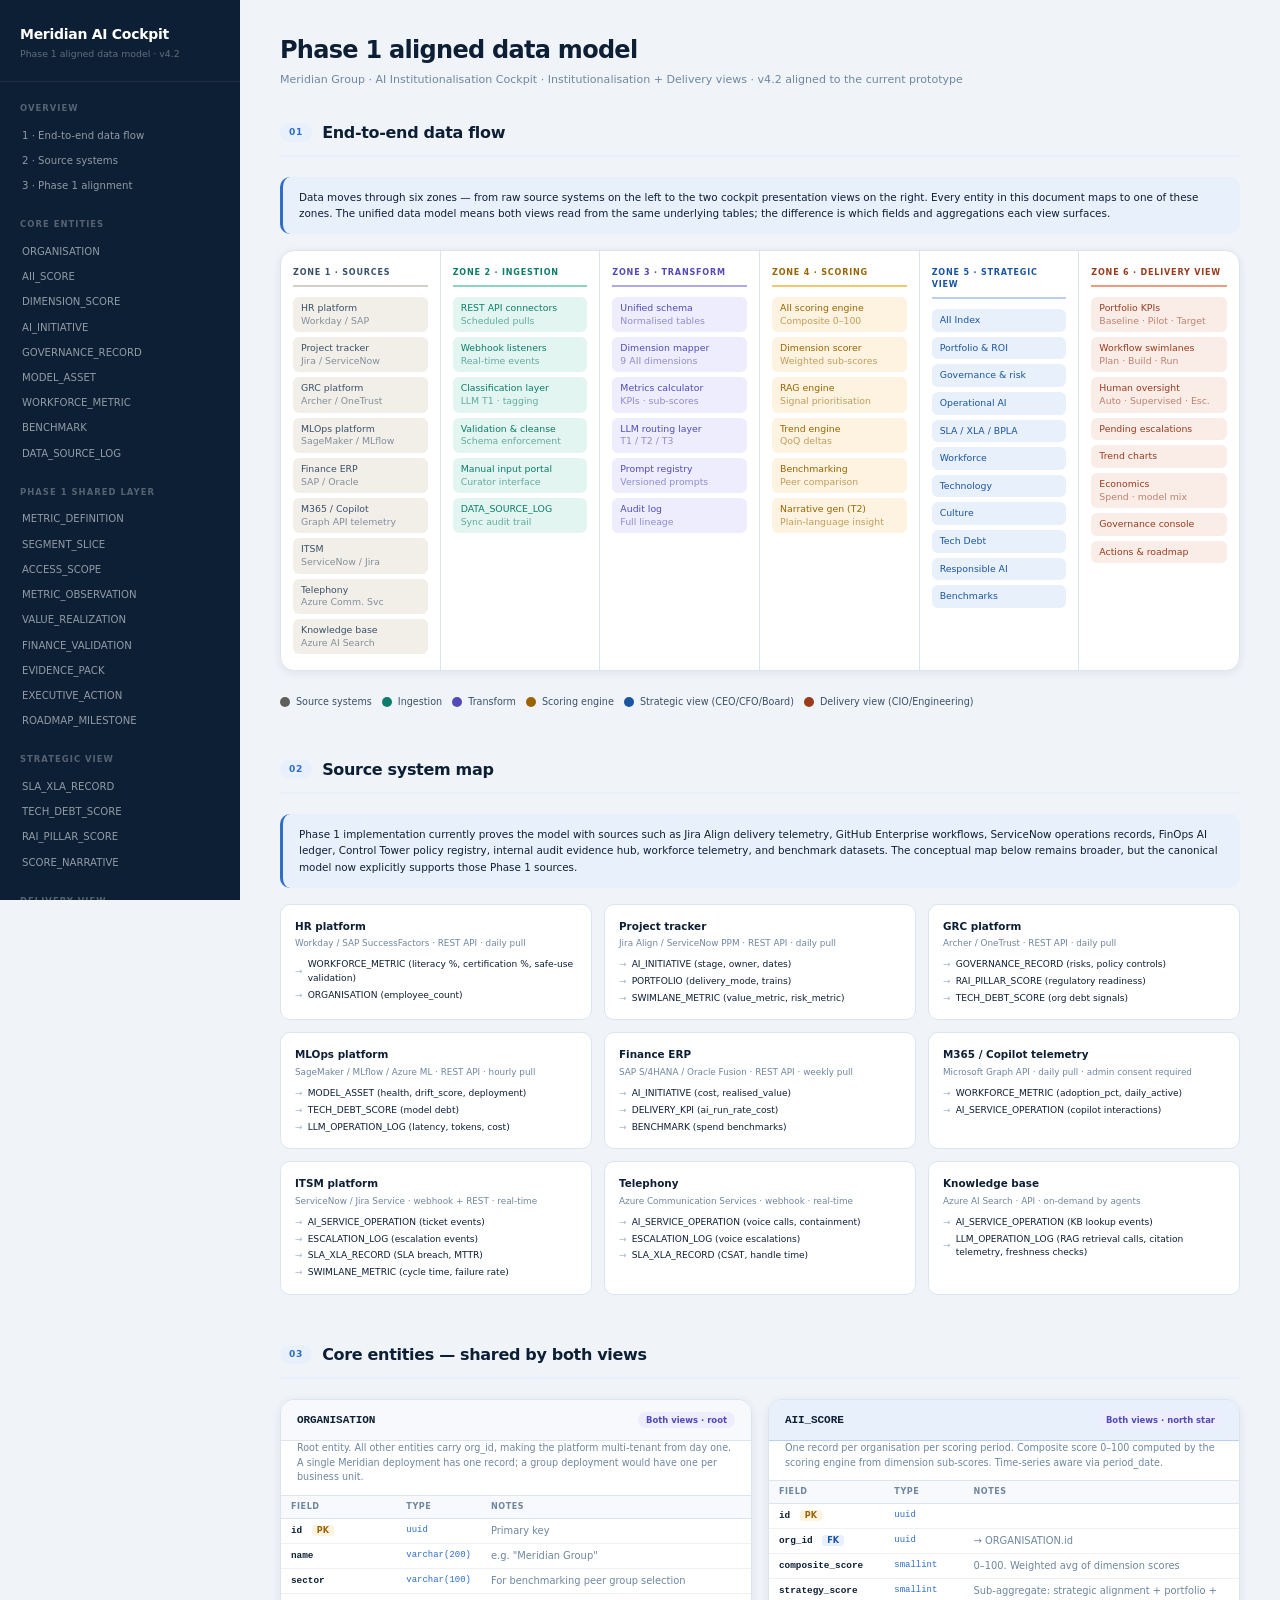
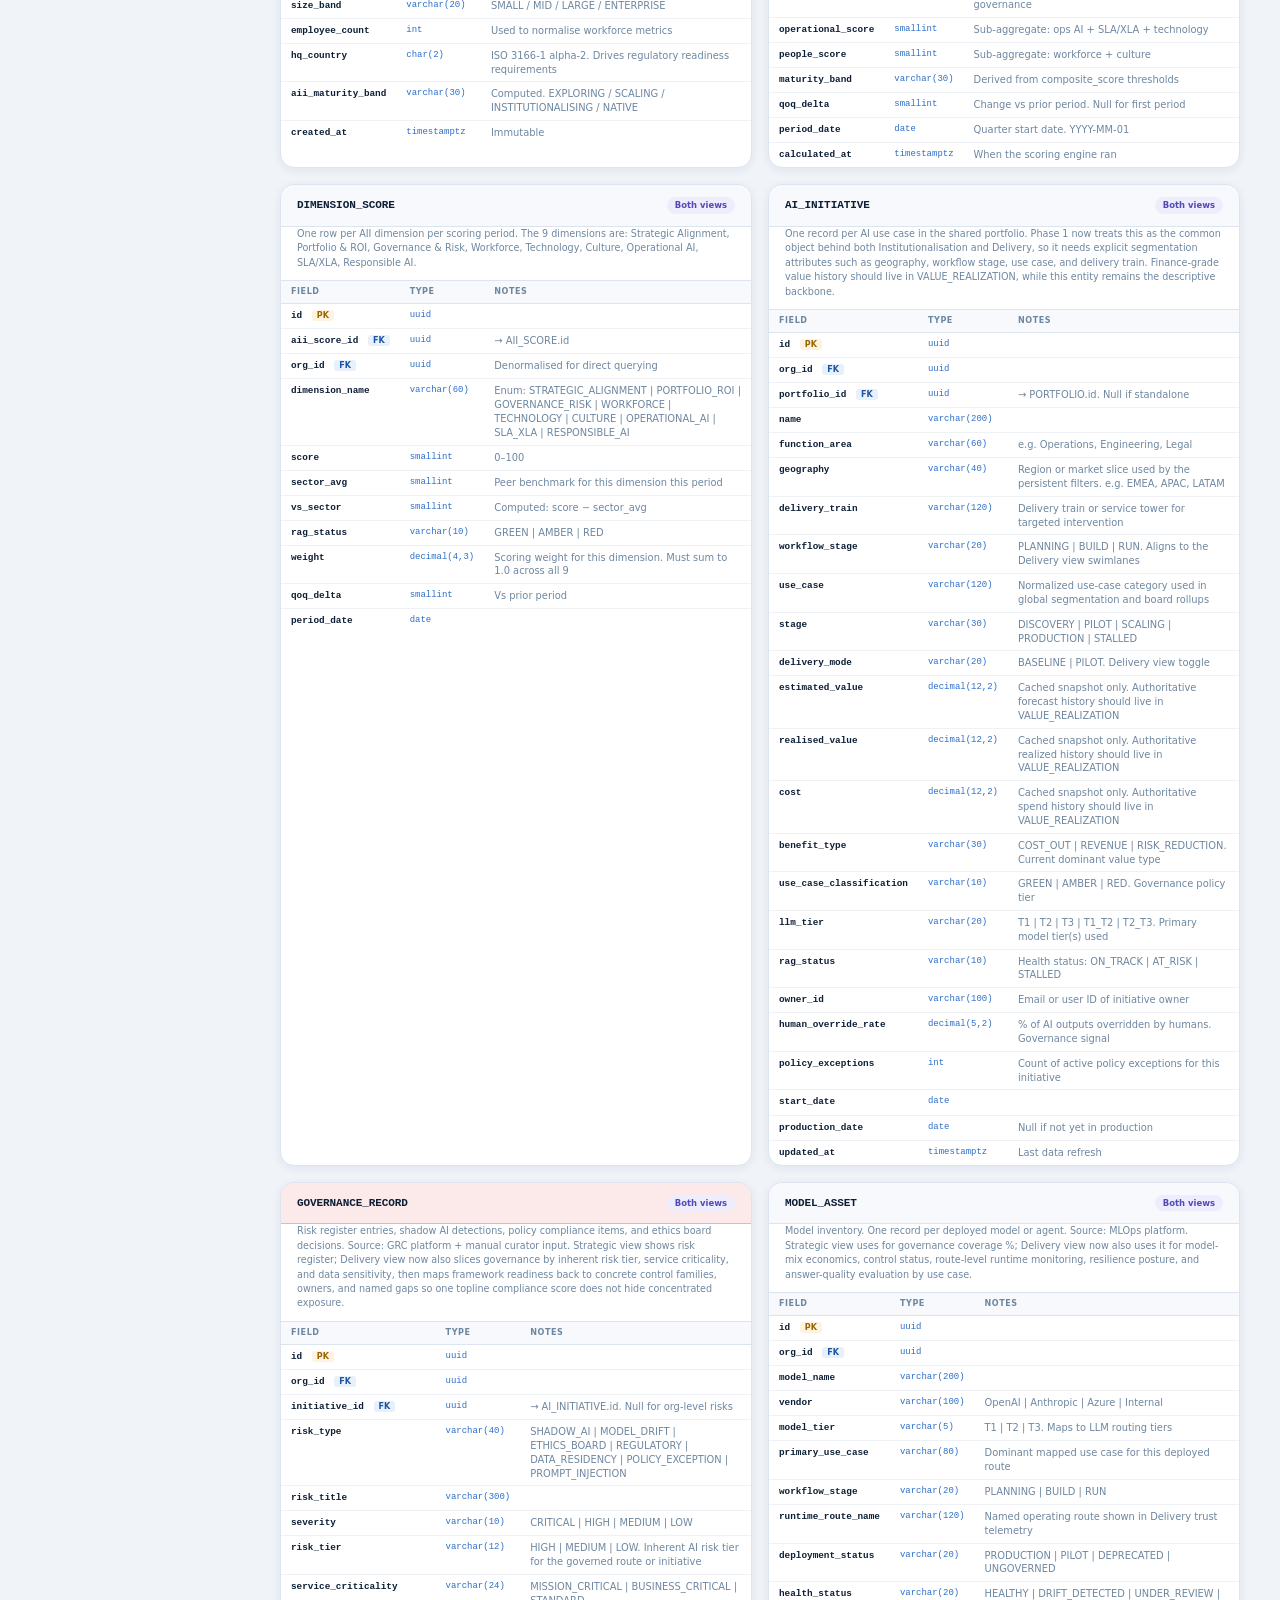
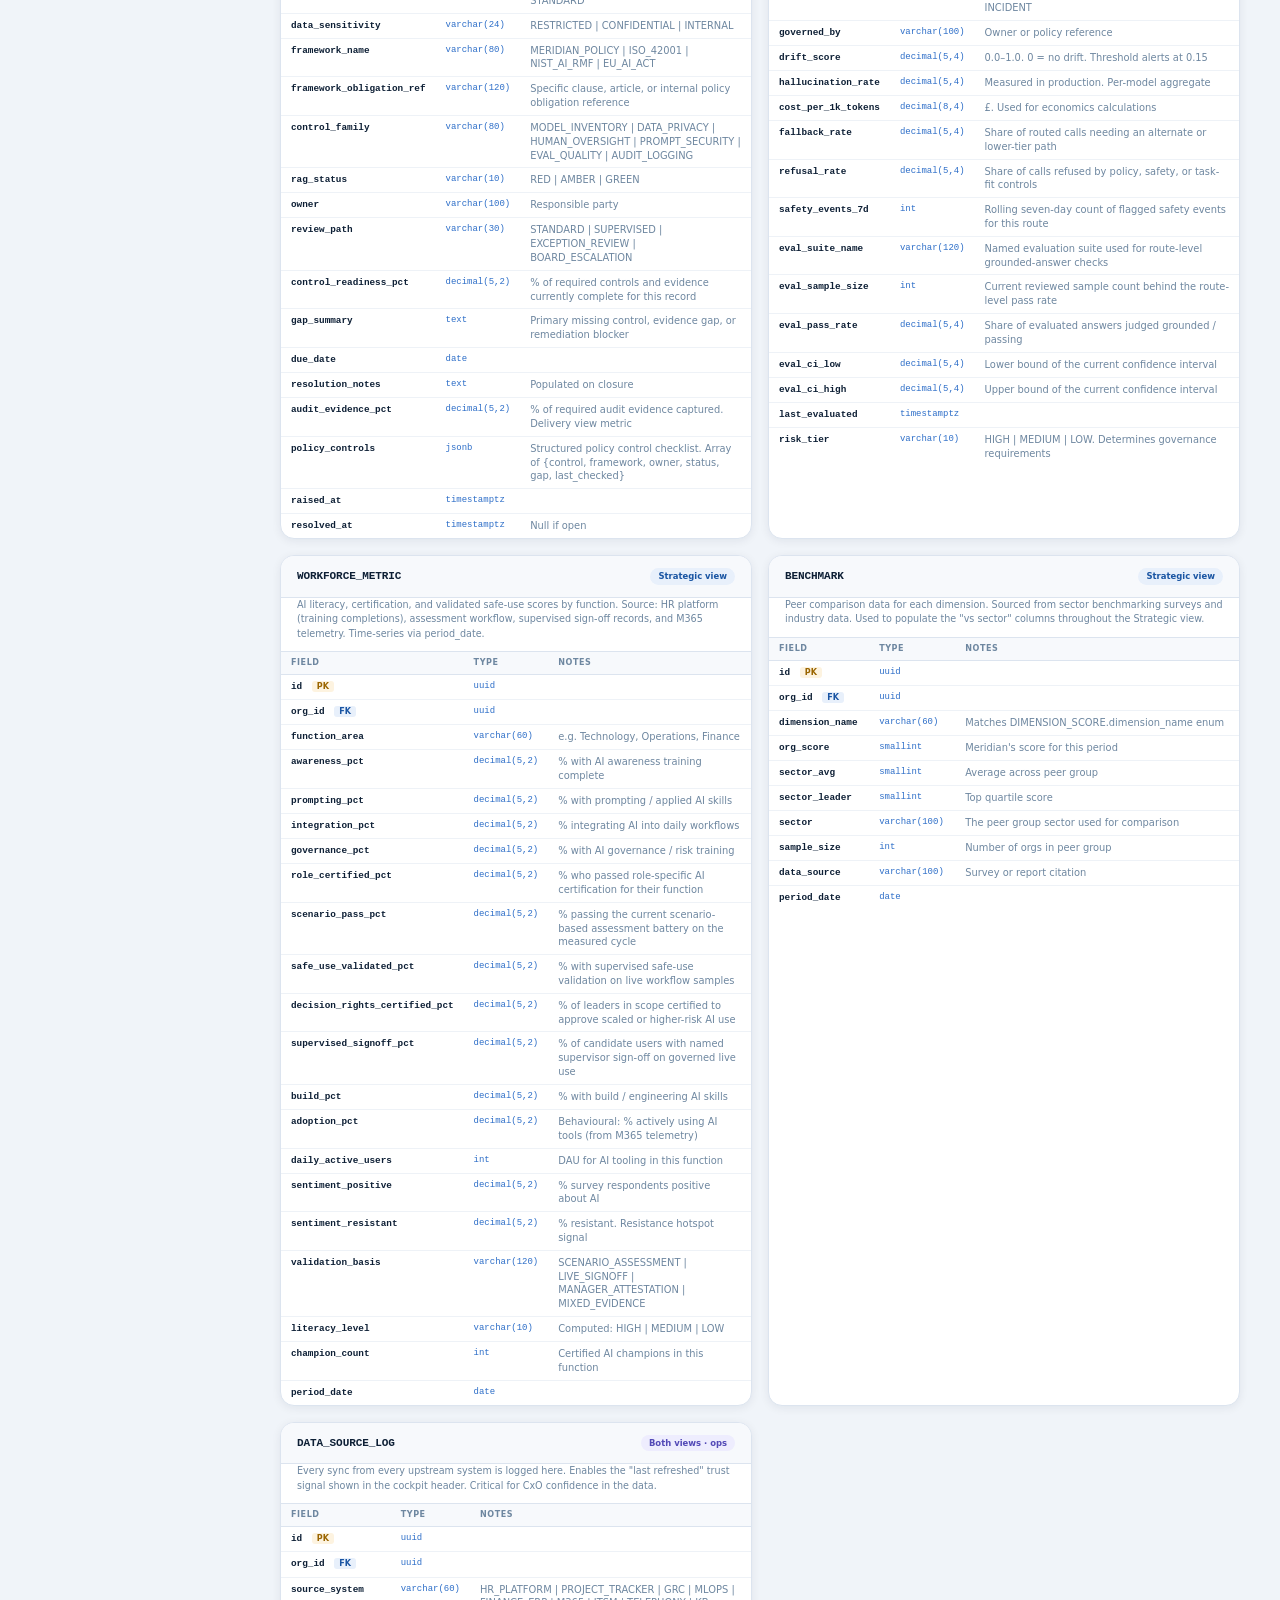
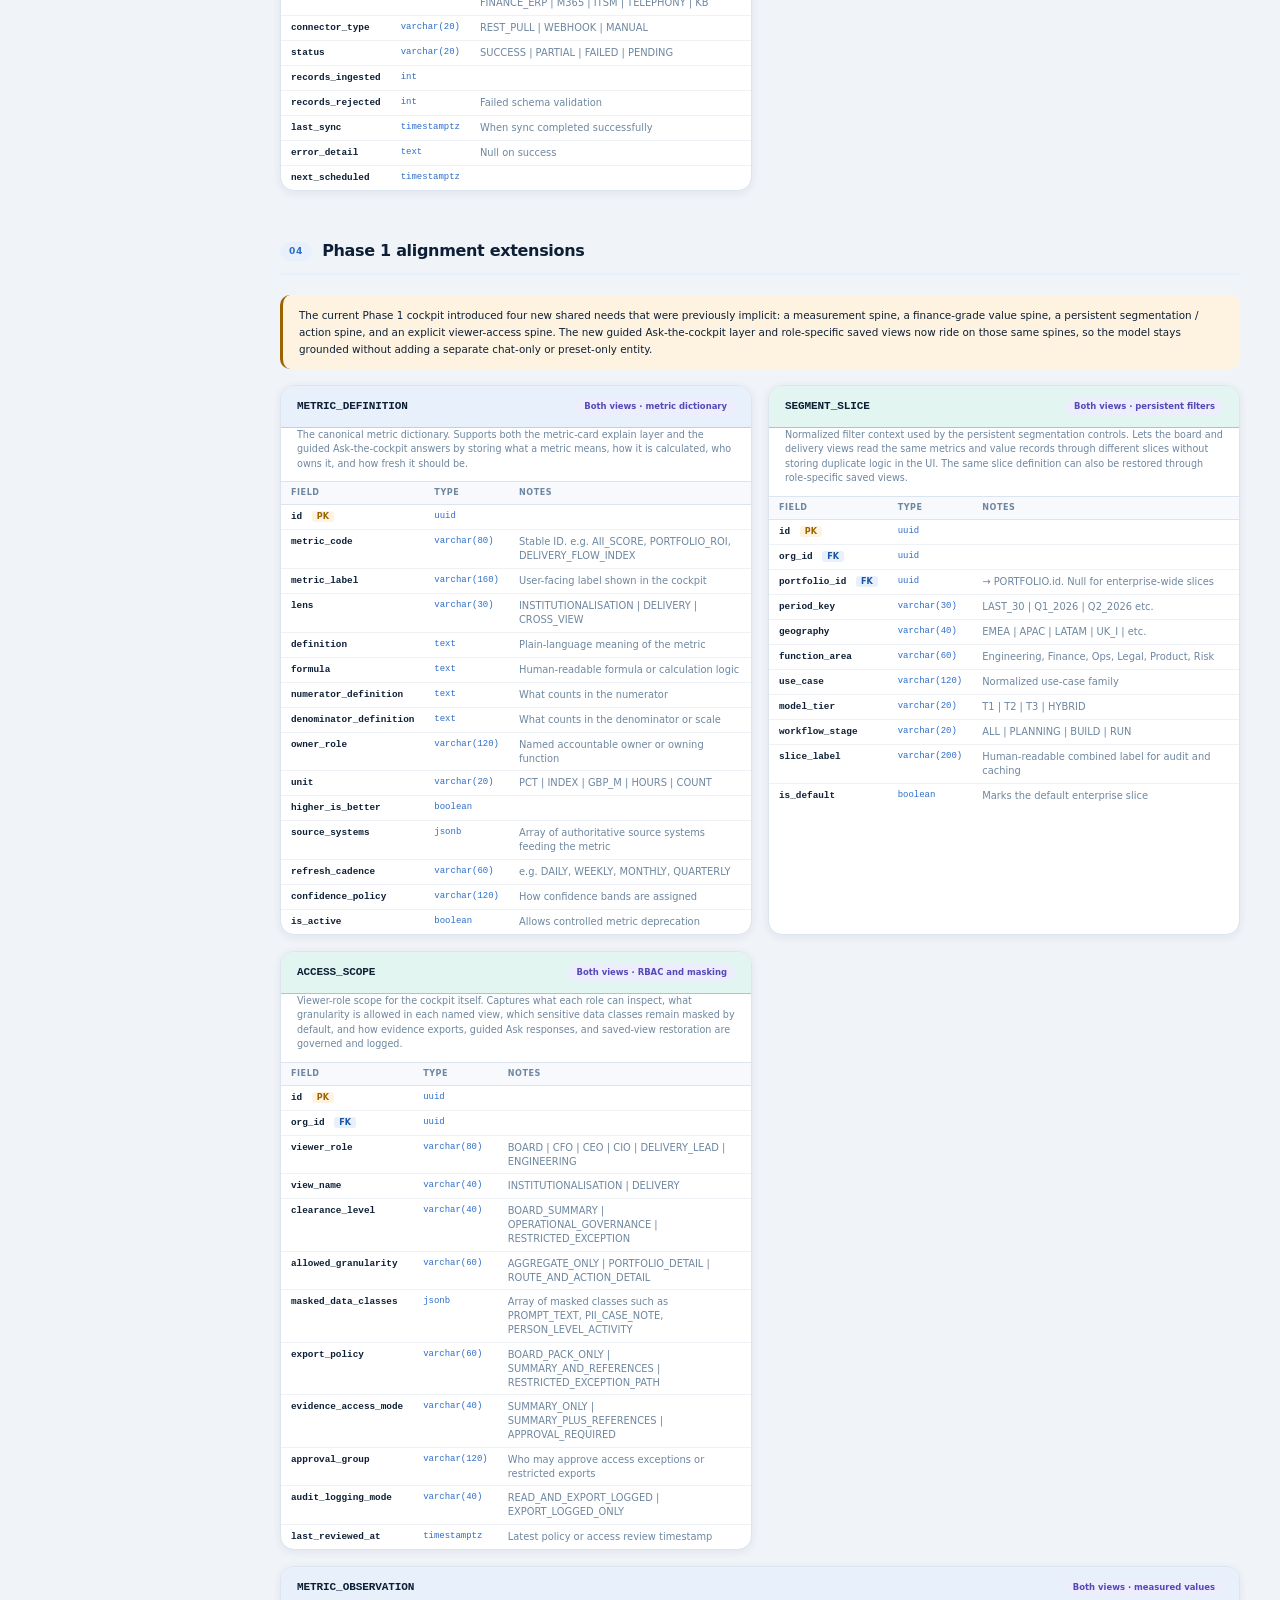
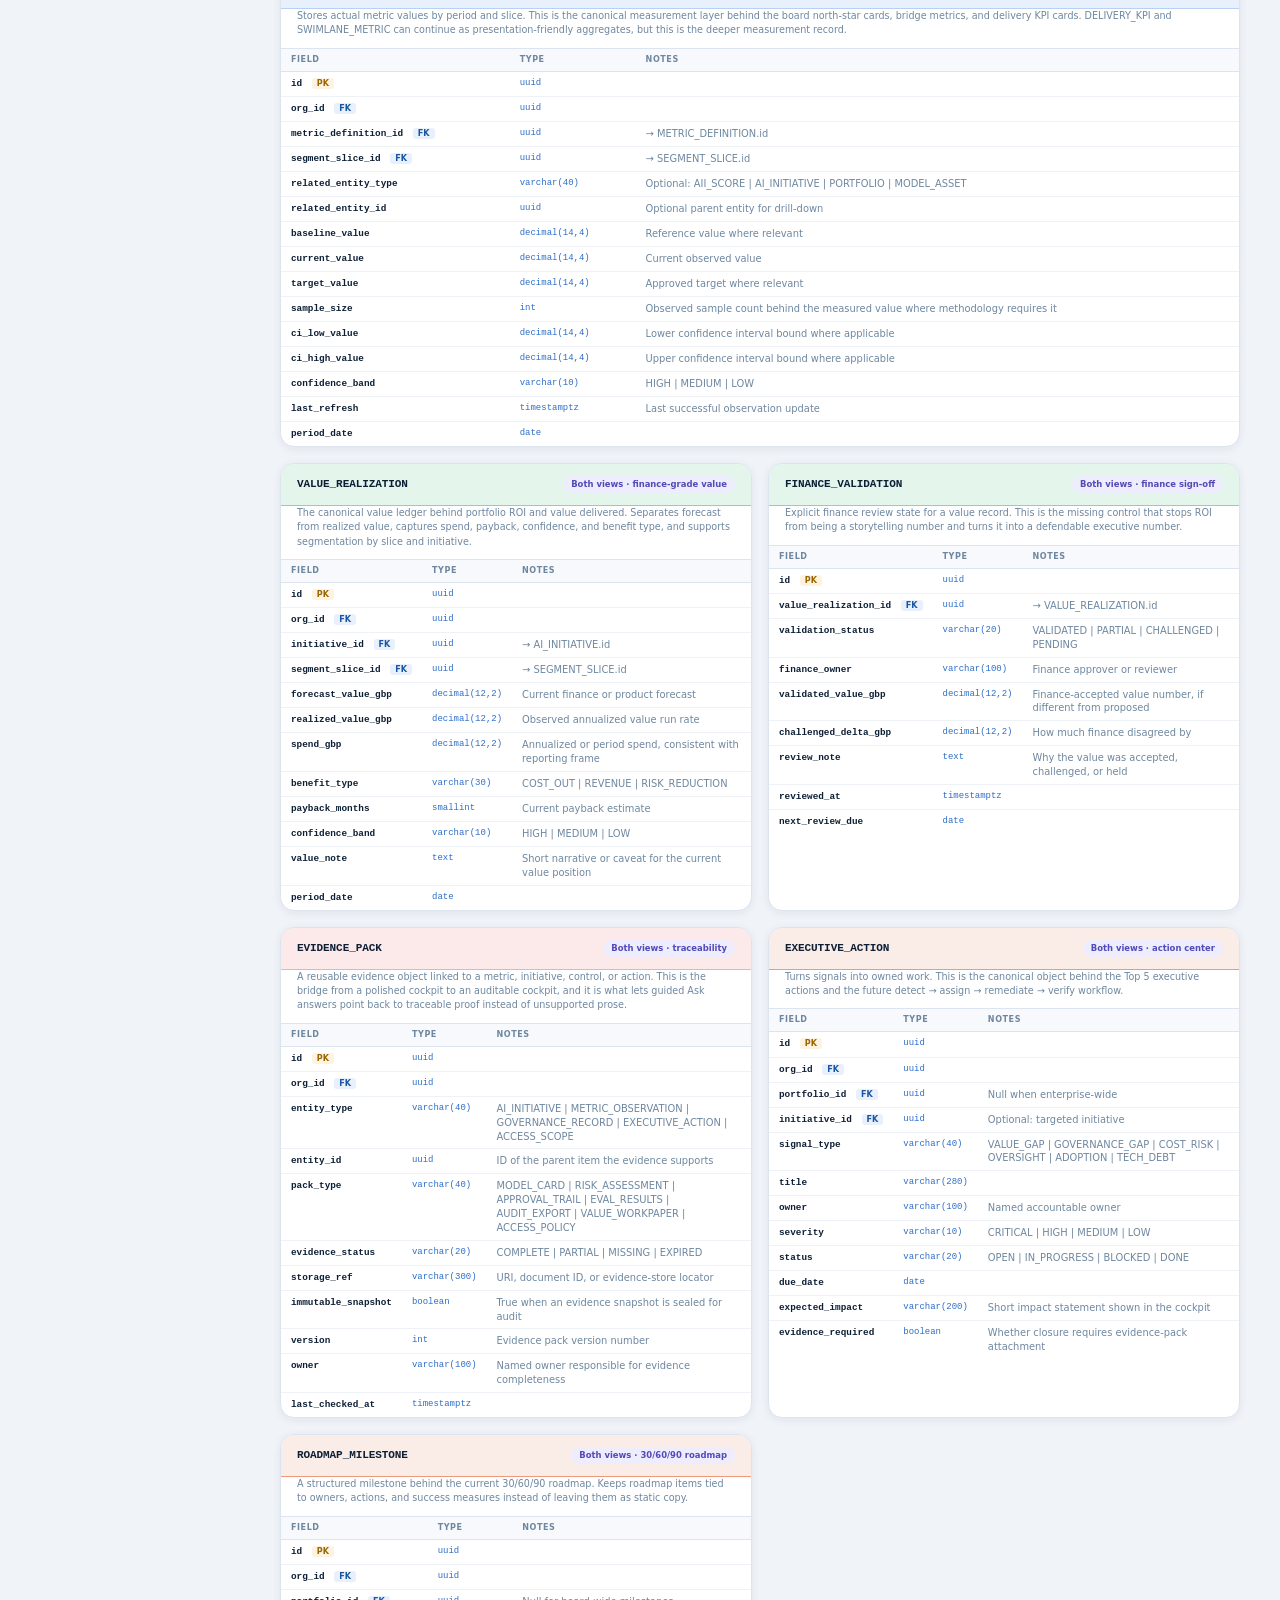
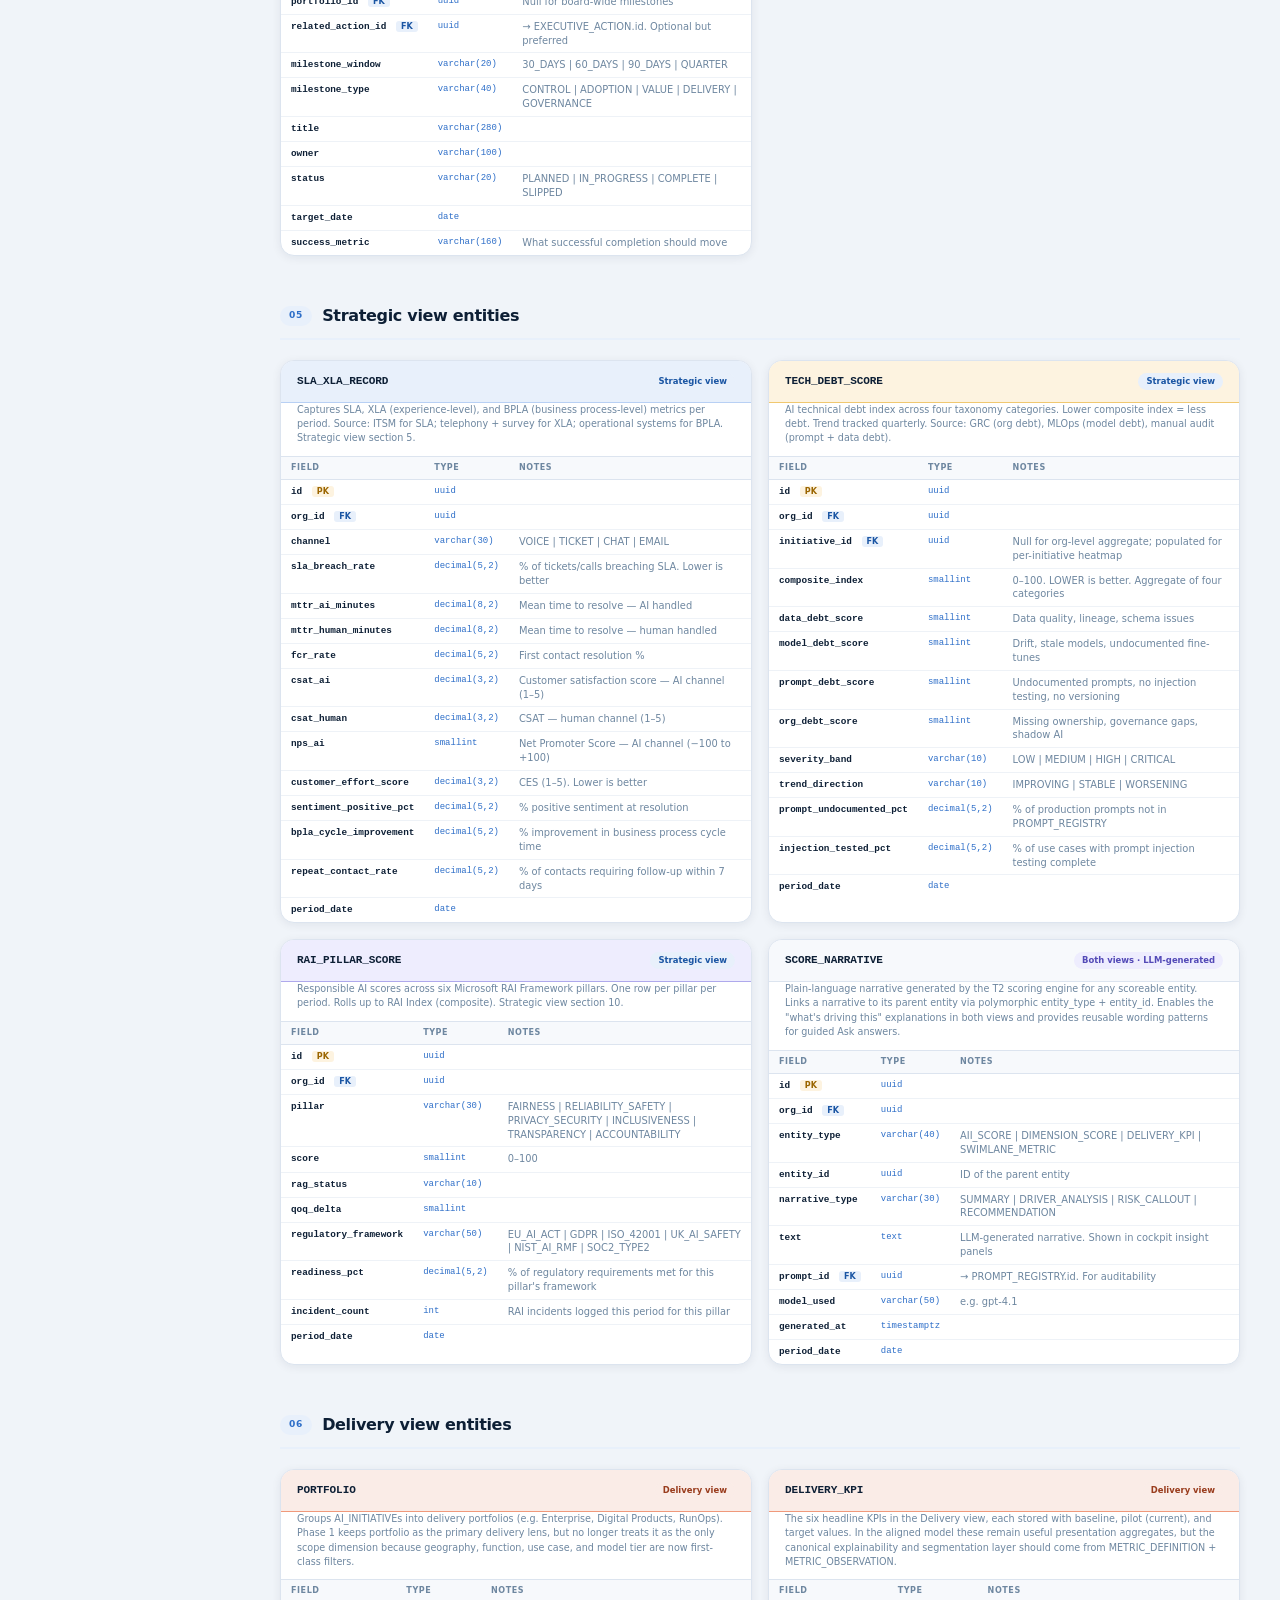
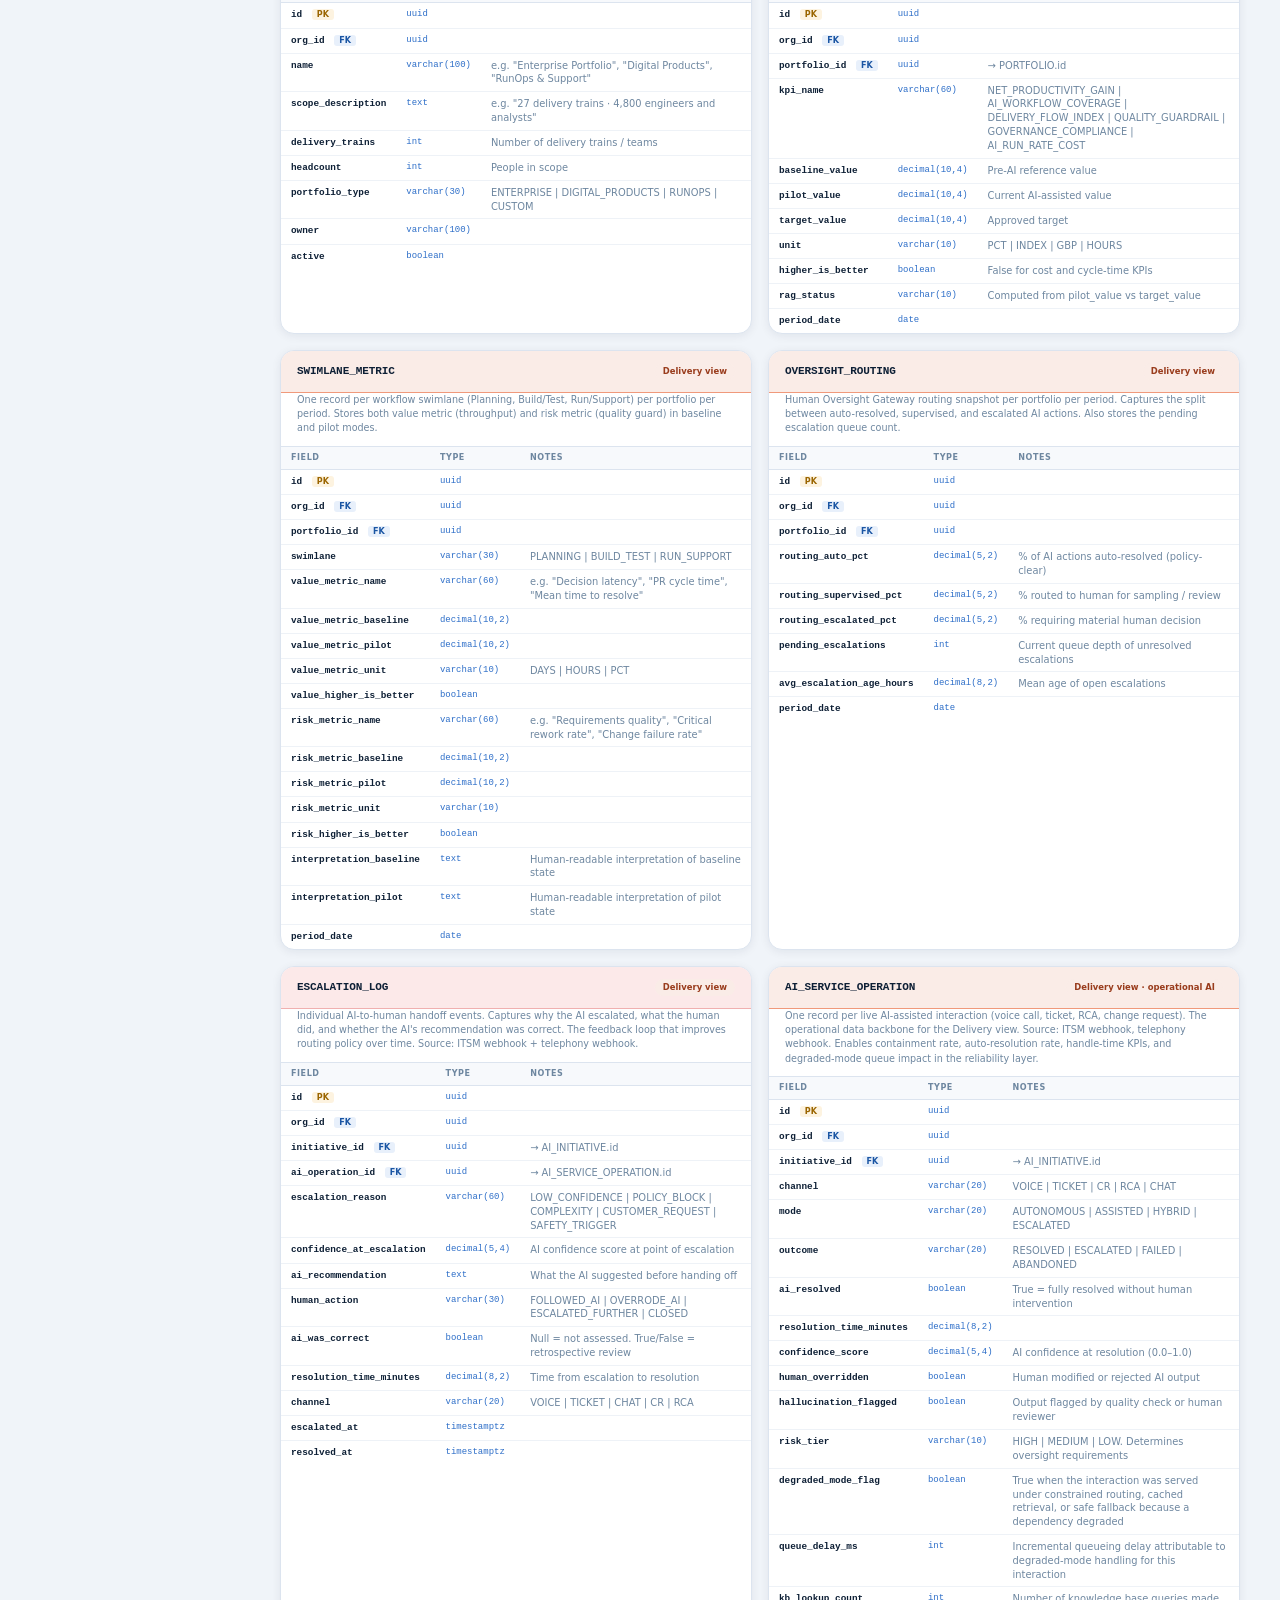
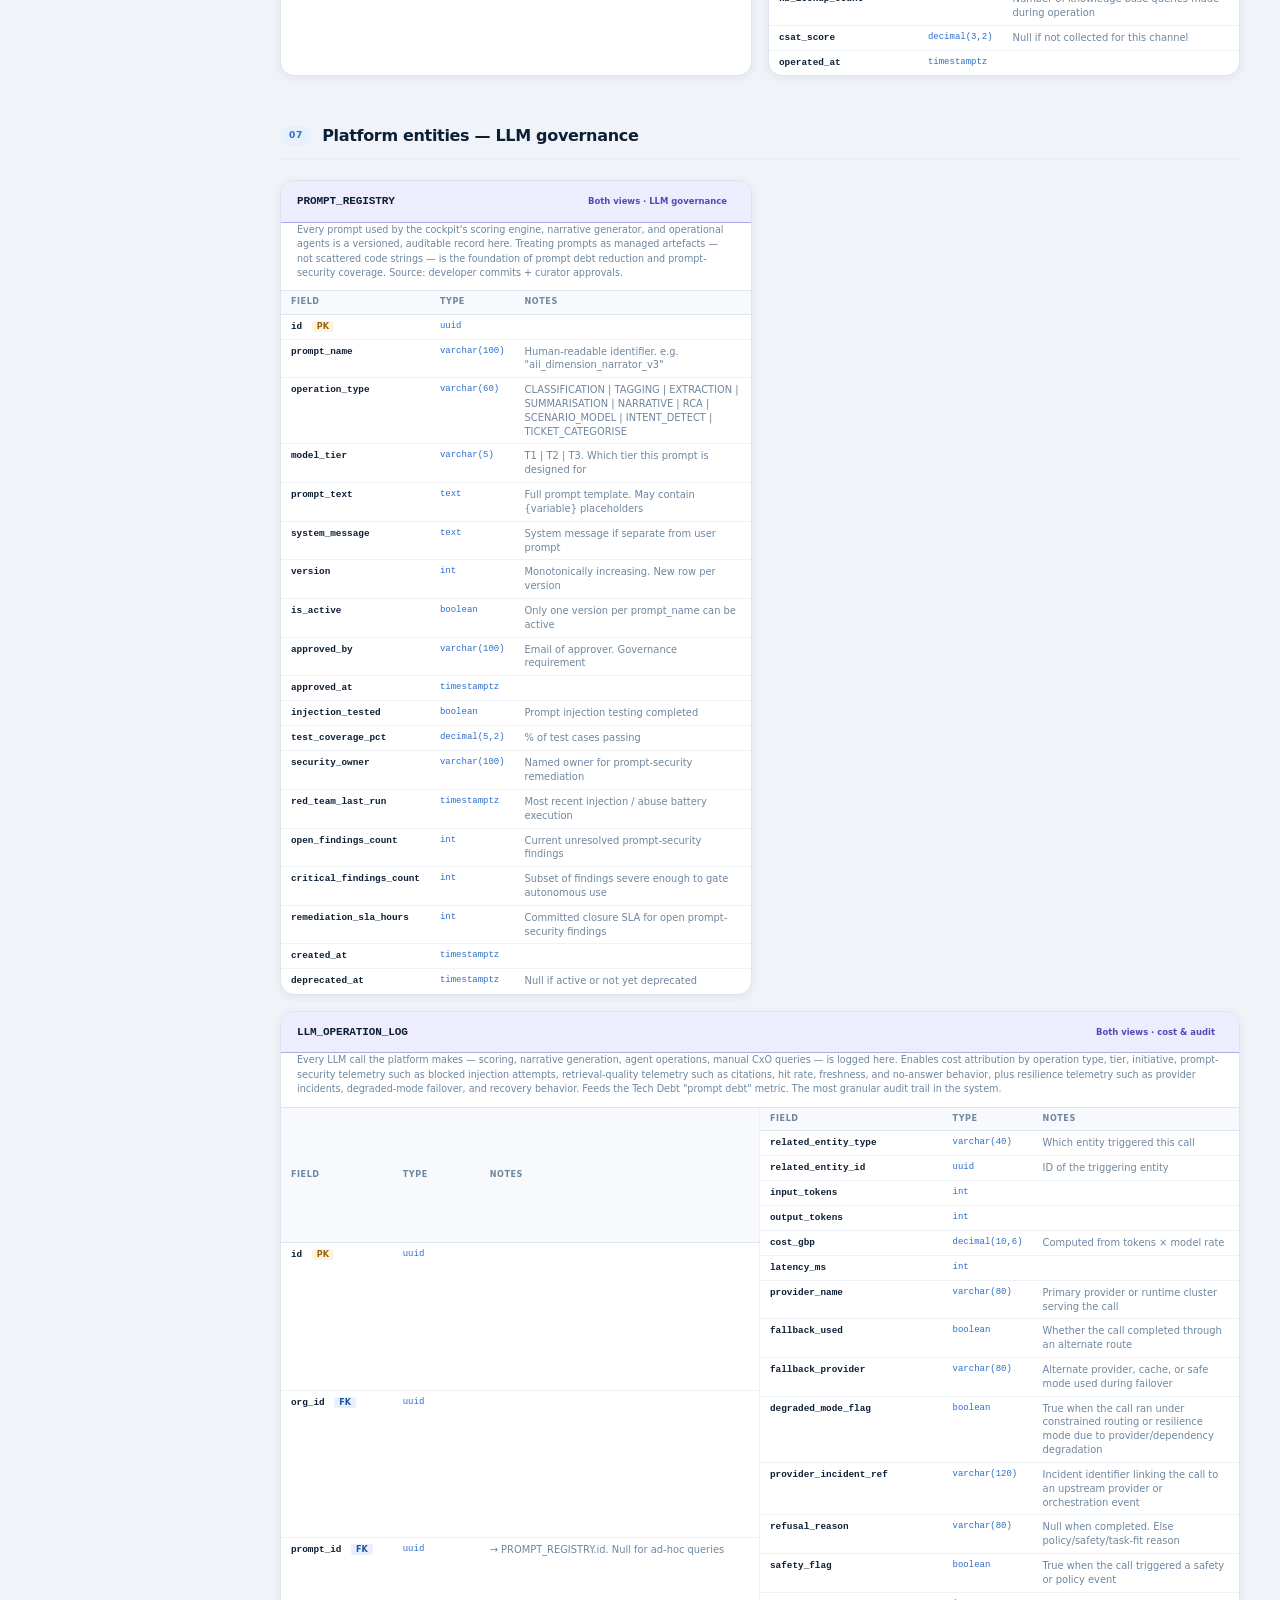
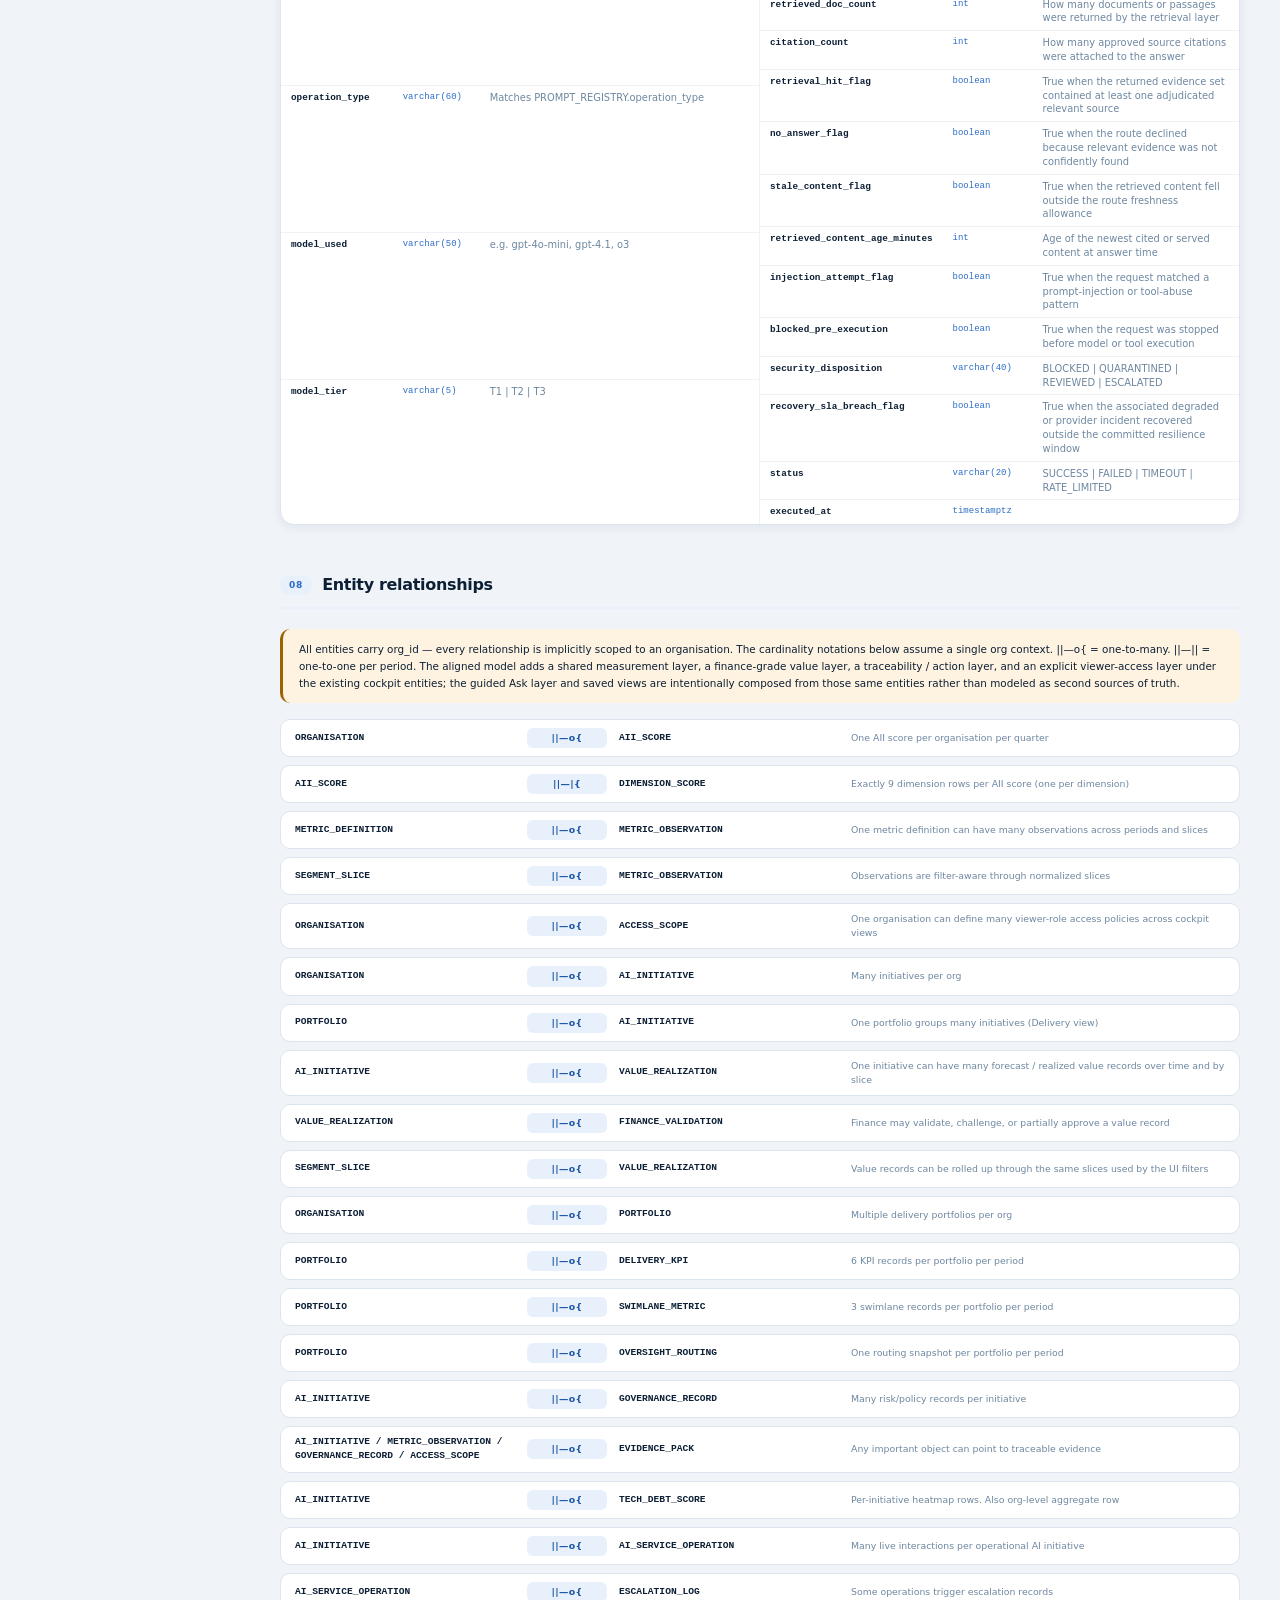
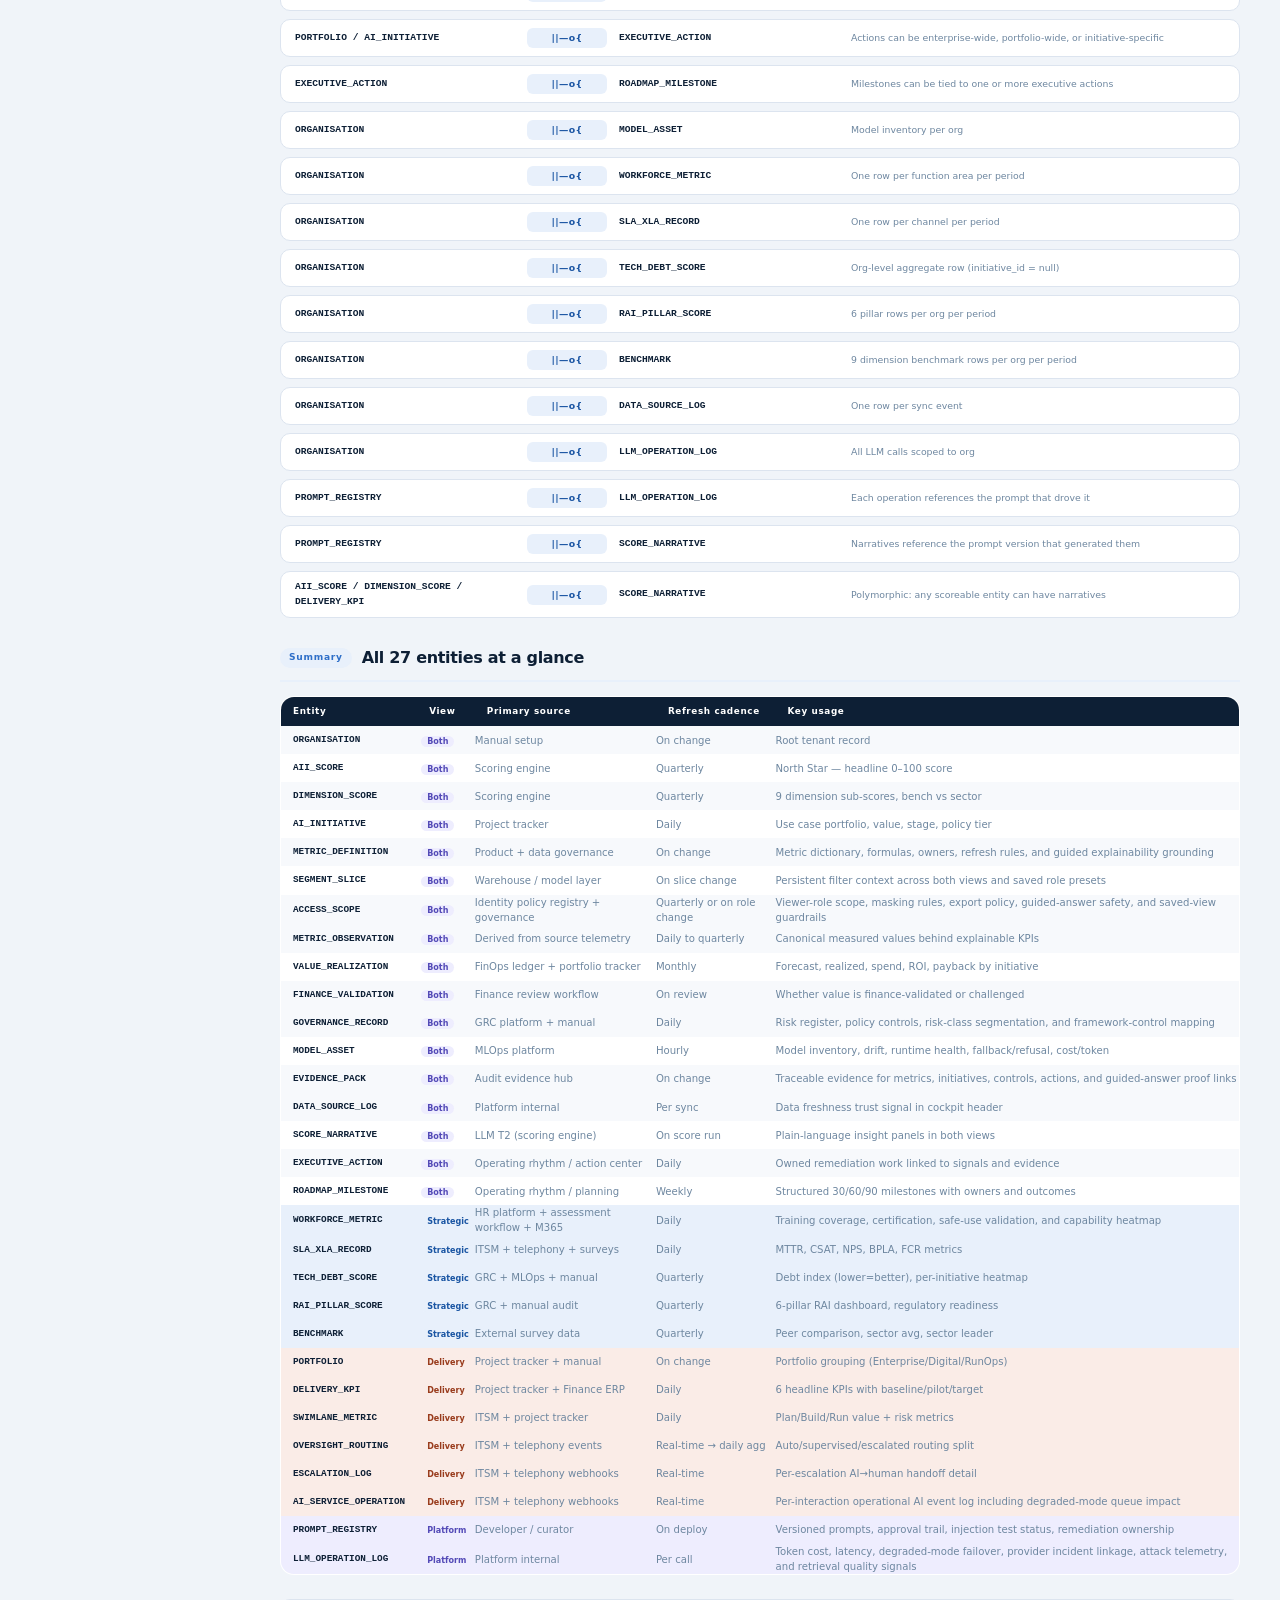
<file: data_model.html>
<!DOCTYPE html>
<html lang="en">
<head>
<meta charset="UTF-8"/>
<meta name="viewport" content="width=device-width,initial-scale=1.0"/>
<title>Meridian AI Cockpit — Phase 1 Aligned Data Model</title>
<style>
:root{
  --ink:#0d1f35;--ink2:#3a506b;--ink3:#6e87a0;--ink4:#a8bcce;
  --page:#f0f4f9;--surf:#fff;--surf2:#f7f9fc;--surf3:#eef2f7;
  --line:#dce4ef;--line2:#c8d4e3;
  --blue:#1a55a3;--blue2:#2d6ec8;--blue-lt:#e8f0fb;--blue-bd:#b8d0f4;
  --teal:#0e7c6b;--teal-lt:#e2f5f0;--teal-bd:#8dd4c4;
  --purple:#534ab7;--purple-lt:#eeedfe;--purple-bd:#afa9ec;
  --amber:#9a6500;--amber-lt:#fdf3e0;--amber-bd:#f0c870;
  --coral:#993c1d;--coral-lt:#faece7;--coral-bd:#f0997b;
  --green:#1a7a4a;--green-lt:#e4f5ec;--green-bd:#8dd4ae;
  --red:#b52e2e;--red-lt:#fce9e9;--red-bd:#f0b0b0;
  --gray-lt:#f1efe8;--gray-bd:#d3d1c7;
  --sans:system-ui,-apple-system,sans-serif;
  --mono:'SF Mono','Fira Code',monospace;
  --r:10px;--r2:14px;
  --sh:0 2px 10px rgba(13,31,53,.07);
}
*{box-sizing:border-box;margin:0;padding:0}
html{font-size:13px;scroll-behavior:smooth}
body{font-family:var(--sans);background:var(--page);color:var(--ink);line-height:1.5}

/* ── PAGE LAYOUT ── */
.layout{display:grid;grid-template-columns:240px 1fr;min-height:100vh}
.sidebar{background:var(--ink);color:#fff;padding:24px 0;position:sticky;top:0;height:100vh;overflow-y:auto;scrollbar-width:thin}
.sb-logo{padding:0 20px 20px;border-bottom:1px solid rgba(255,255,255,.08);margin-bottom:16px}
.sb-logo h1{font-size:14px;font-weight:700;letter-spacing:-.02em}
.sb-logo p{font-size:.72rem;color:rgba(255,255,255,.35);margin-top:2px}
.sb-section{padding:4px 20px;font-size:.65rem;font-weight:700;letter-spacing:.12em;text-transform:uppercase;color:rgba(255,255,255,.3);margin-top:16px;margin-bottom:4px}
.sb-link{display:block;padding:5px 20px;font-size:.78rem;color:rgba(255,255,255,.55);text-decoration:none;border-left:2px solid transparent;transition:all .15s}
.sb-link:hover{color:#fff;background:rgba(255,255,255,.05)}
.sb-link.active{color:#fff;border-left-color:var(--blue2)}
.content{padding:32px 40px 80px;max-width:1100px}

/* ── SECTION HEADERS ── */
.pg-title{font-size:24px;font-weight:800;letter-spacing:-.03em;margin-bottom:4px}
.pg-sub{font-size:.85rem;color:var(--ink3);margin-bottom:32px}
.sec{margin-bottom:48px}
.sec-header{display:flex;align-items:center;gap:10px;margin-bottom:20px;padding-bottom:10px;border-bottom:2px solid var(--blue-lt)}
.sec-num{font-size:.7rem;font-weight:700;color:var(--blue2);letter-spacing:.08em;background:var(--blue-lt);padding:3px 9px;border-radius:999px;white-space:nowrap}
.sec-title{font-size:16px;font-weight:700;letter-spacing:-.02em}

/* ── FLOW DIAGRAM ── */
.flow{display:grid;grid-template-columns:repeat(6,1fr);gap:0;margin-bottom:24px;background:var(--surf);border:1px solid var(--line);border-radius:var(--r2);overflow:hidden;box-shadow:var(--sh)}
.flow-zone{padding:16px 12px;border-right:1px solid var(--line)}
.flow-zone:last-child{border-right:none}
.fz-label{font-size:.62rem;font-weight:700;letter-spacing:.1em;text-transform:uppercase;margin-bottom:10px;padding-bottom:6px;border-bottom:2px solid}
.fz-items{display:flex;flex-direction:column;gap:5px}
.fz-item{font-size:.72rem;padding:5px 8px;border-radius:6px;line-height:1.35}
.fz-arrow{display:flex;align-items:center;justify-content:center;padding:16px 2px;font-size:18px;color:var(--ink4)}

/* zone colors */
.zone-src .fz-label{color:var(--ink2);border-color:var(--gray-bd)}
.zone-src .fz-item{background:var(--gray-lt);color:var(--ink2)}
.zone-ing .fz-label{color:var(--teal);border-color:var(--teal-bd)}
.zone-ing .fz-item{background:var(--teal-lt);color:var(--teal)}
.zone-tr .fz-label{color:var(--purple);border-color:var(--purple-bd)}
.zone-tr .fz-item{background:var(--purple-lt);color:var(--purple)}
.zone-sc .fz-label{color:var(--amber);border-color:var(--amber-bd)}
.zone-sc .fz-item{background:var(--amber-lt);color:var(--amber)}
.zone-st .fz-label{color:var(--blue);border-color:var(--blue-bd)}
.zone-st .fz-item{background:var(--blue-lt);color:var(--blue)}
.zone-dl .fz-label{color:var(--coral);border-color:var(--coral-bd)}
.zone-dl .fz-item{background:var(--coral-lt);color:var(--coral)}

/* ── ENTITY CARDS ── */
.entities{display:grid;grid-template-columns:1fr 1fr;gap:16px}
.entity{background:var(--surf);border:1px solid var(--line);border-radius:var(--r2);overflow:hidden;box-shadow:var(--sh)}
.entity.full{grid-column:1/-1}
.entity-head{padding:12px 16px;display:flex;align-items:center;justify-content:space-between}
.entity-name{font-size:.85rem;font-weight:800;letter-spacing:-.01em;font-family:var(--mono)}
.entity-badge{font-size:.65rem;font-weight:700;padding:2px 8px;border-radius:999px}
.entity-desc{font-size:.74rem;color:var(--ink3);padding:0 16px 10px;line-height:1.5}
.entity-source{font-size:.68rem;padding:0 16px 8px;display:flex;align-items:center;gap:6px}
.src-pill{background:var(--surf3);border:1px solid var(--line);border-radius:999px;padding:2px 7px;font-size:.65rem;color:var(--ink3)}
table.fields{width:100%;border-collapse:collapse;font-size:.76rem}
table.fields th{text-align:left;padding:5px 10px;font-size:.62rem;font-weight:700;letter-spacing:.07em;text-transform:uppercase;color:var(--ink3);background:var(--surf2);border-top:1px solid var(--line);border-bottom:1px solid var(--line)}
table.fields td{padding:5px 10px;border-bottom:1px solid var(--surf3);vertical-align:top}
table.fields tr:last-child td{border-bottom:none}
table.fields td:first-child{font-family:var(--mono);font-size:.72rem;color:var(--ink);font-weight:600;white-space:nowrap}
table.fields td:nth-child(2){color:var(--blue2);font-family:var(--mono);font-size:.69rem;white-space:nowrap}
table.fields td:nth-child(3){color:var(--ink3);line-height:1.4}
.pk{background:var(--amber-lt);color:var(--amber);border-radius:3px;padding:1px 5px;font-size:.62rem;font-weight:700;font-family:var(--sans);margin-left:4px}
.fk{background:var(--blue-lt);color:var(--blue);border-radius:3px;padding:1px 5px;font-size:.62rem;font-weight:700;font-family:var(--sans);margin-left:4px}
.view-tag{font-size:.62rem;font-weight:700;padding:1px 6px;border-radius:999px;margin-left:4px}
.vtag-s{background:var(--blue-lt);color:var(--blue)}
.vtag-d{background:var(--coral-lt);color:var(--coral)}
.vtag-b{background:var(--purple-lt);color:var(--purple)}

/* ── RELATIONSHIPS ── */
.rels{display:flex;flex-direction:column;gap:8px}
.rel-row{display:grid;grid-template-columns:220px 80px 220px 1fr;gap:12px;align-items:center;padding:8px 14px;background:var(--surf);border:1px solid var(--line);border-radius:var(--r)}
.rel-entity{font-family:var(--mono);font-size:.74rem;font-weight:600;color:var(--ink)}
.rel-card{font-size:.72rem;font-weight:700;color:var(--blue);text-align:center;background:var(--blue-lt);padding:3px 8px;border-radius:6px;letter-spacing:.04em}
.rel-note{font-size:.72rem;color:var(--ink3)}

/* ── LEGEND ── */
.legend{display:flex;flex-wrap:wrap;gap:10px;margin-bottom:20px}
.leg-item{display:flex;align-items:center;gap:6px;font-size:.74rem;color:var(--ink2)}
.leg-dot{width:10px;height:10px;border-radius:50%}

/* ── SOURCE MAP ── */
.srcmap{display:grid;grid-template-columns:repeat(3,1fr);gap:12px}
.src-card{background:var(--surf);border:1px solid var(--line);border-radius:var(--r);padding:14px}
.src-name{font-size:.8rem;font-weight:700;margin-bottom:3px}
.src-tech{font-size:.68rem;color:var(--ink3);margin-bottom:8px}
.src-feeds{display:flex;flex-direction:column;gap:3px}
.src-feed{font-size:.7rem;display:flex;align-items:center;gap:5px}
.src-feed::before{content:'→';color:var(--ink4);flex-shrink:0}

/* ── CALLOUT ── */
.callout{padding:12px 16px;border-radius:var(--r);border-left:3px solid;margin-bottom:16px;font-size:.8rem;line-height:1.6}
.callout-blue{background:var(--blue-lt);border-color:var(--blue2);color:var(--ink)}
.callout-amber{background:var(--amber-lt);border-color:var(--amber);color:var(--ink)}

@media print{
  .sidebar{display:none}
  .layout{grid-template-columns:1fr}
  .content{padding:20px}
}
</style>
</head>
<body>
<div class="layout">

<!-- ── SIDEBAR ── -->
<nav class="sidebar">
  <div class="sb-logo">
    <h1>Meridian AI Cockpit</h1>
    <p>Phase 1 aligned data model · v4.2</p>
  </div>
  <div class="sb-section">Overview</div>
  <a class="sb-link active" href="#flow">1 · End-to-end data flow</a>
  <a class="sb-link" href="#sources">2 · Source systems</a>
  <a class="sb-link" href="#alignment">3 · Phase 1 alignment</a>
  <div class="sb-section">Core entities</div>
  <a class="sb-link" href="#org">ORGANISATION</a>
  <a class="sb-link" href="#aii">AII_SCORE</a>
  <a class="sb-link" href="#dim">DIMENSION_SCORE</a>
  <a class="sb-link" href="#initiative">AI_INITIATIVE</a>
  <a class="sb-link" href="#gov">GOVERNANCE_RECORD</a>
  <a class="sb-link" href="#model">MODEL_ASSET</a>
  <a class="sb-link" href="#workforce">WORKFORCE_METRIC</a>
  <a class="sb-link" href="#benchmark">BENCHMARK</a>
  <a class="sb-link" href="#datasource">DATA_SOURCE_LOG</a>
  <div class="sb-section">Phase 1 shared layer</div>
  <a class="sb-link" href="#metricdef">METRIC_DEFINITION</a>
  <a class="sb-link" href="#segmentslice">SEGMENT_SLICE</a>
  <a class="sb-link" href="#accessscope">ACCESS_SCOPE</a>
  <a class="sb-link" href="#metricobs">METRIC_OBSERVATION</a>
  <a class="sb-link" href="#valuereal">VALUE_REALIZATION</a>
  <a class="sb-link" href="#financeval">FINANCE_VALIDATION</a>
  <a class="sb-link" href="#evidence">EVIDENCE_PACK</a>
  <a class="sb-link" href="#action">EXECUTIVE_ACTION</a>
  <a class="sb-link" href="#roadmap">ROADMAP_MILESTONE</a>
  <div class="sb-section">Strategic view</div>
  <a class="sb-link" href="#sla">SLA_XLA_RECORD</a>
  <a class="sb-link" href="#techdebt">TECH_DEBT_SCORE</a>
  <a class="sb-link" href="#rai">RAI_PILLAR_SCORE</a>
  <a class="sb-link" href="#narrative">SCORE_NARRATIVE</a>
  <div class="sb-section">Delivery view</div>
  <a class="sb-link" href="#portfolio">PORTFOLIO</a>
  <a class="sb-link" href="#delivkpi">DELIVERY_KPI</a>
  <a class="sb-link" href="#swimlane">SWIMLANE_METRIC</a>
  <a class="sb-link" href="#routing">OVERSIGHT_ROUTING</a>
  <a class="sb-link" href="#escalation">ESCALATION_LOG</a>
  <a class="sb-link" href="#aiop">AI_SERVICE_OPERATION</a>
  <div class="sb-section">Platform</div>
  <a class="sb-link" href="#prompt">PROMPT_REGISTRY</a>
  <a class="sb-link" href="#llmlog">LLM_OPERATION_LOG</a>
  <div class="sb-section">Relationships</div>
  <a class="sb-link" href="#rels">Entity relationships</a>
</nav>

<!-- ── MAIN CONTENT ── -->
<main class="content">
  <div class="pg-title">Phase 1 aligned data model</div>
  <div class="pg-sub">Meridian Group · AI Institutionalisation Cockpit · Institutionalisation + Delivery views · v4.2 aligned to the current prototype</div>

  <!-- ══ 1. FLOW ══ -->
  <section class="sec" id="flow">
    <div class="sec-header"><span class="sec-num">01</span><span class="sec-title">End-to-end data flow</span></div>
    <div class="callout callout-blue">Data moves through six zones — from raw source systems on the left to the two cockpit presentation views on the right. Every entity in this document maps to one of these zones. The unified data model means both views read from the same underlying tables; the difference is which fields and aggregations each view surfaces.</div>
    <div class="flow">
      <div class="flow-zone zone-src">
        <div class="fz-label">Zone 1 · Sources</div>
        <div class="fz-items">
          <div class="fz-item">HR platform<br><span style="opacity:.6">Workday / SAP</span></div>
          <div class="fz-item">Project tracker<br><span style="opacity:.6">Jira / ServiceNow</span></div>
          <div class="fz-item">GRC platform<br><span style="opacity:.6">Archer / OneTrust</span></div>
          <div class="fz-item">MLOps platform<br><span style="opacity:.6">SageMaker / MLflow</span></div>
          <div class="fz-item">Finance ERP<br><span style="opacity:.6">SAP / Oracle</span></div>
          <div class="fz-item">M365 / Copilot<br><span style="opacity:.6">Graph API telemetry</span></div>
          <div class="fz-item">ITSM<br><span style="opacity:.6">ServiceNow / Jira</span></div>
          <div class="fz-item">Telephony<br><span style="opacity:.6">Azure Comm. Svc</span></div>
          <div class="fz-item">Knowledge base<br><span style="opacity:.6">Azure AI Search</span></div>
        </div>
      </div>
      <div class="flow-zone zone-ing">
        <div class="fz-label">Zone 2 · Ingestion</div>
        <div class="fz-items">
          <div class="fz-item">REST API connectors<br><span style="opacity:.6">Scheduled pulls</span></div>
          <div class="fz-item">Webhook listeners<br><span style="opacity:.6">Real-time events</span></div>
          <div class="fz-item">Classification layer<br><span style="opacity:.6">LLM T1 · tagging</span></div>
          <div class="fz-item">Validation &amp; cleanse<br><span style="opacity:.6">Schema enforcement</span></div>
          <div class="fz-item">Manual input portal<br><span style="opacity:.6">Curator interface</span></div>
          <div class="fz-item">DATA_SOURCE_LOG<br><span style="opacity:.6">Sync audit trail</span></div>
        </div>
      </div>
      <div class="flow-zone zone-tr">
        <div class="fz-label">Zone 3 · Transform</div>
        <div class="fz-items">
          <div class="fz-item">Unified schema<br><span style="opacity:.6">Normalised tables</span></div>
          <div class="fz-item">Dimension mapper<br><span style="opacity:.6">9 AII dimensions</span></div>
          <div class="fz-item">Metrics calculator<br><span style="opacity:.6">KPIs · sub-scores</span></div>
          <div class="fz-item">LLM routing layer<br><span style="opacity:.6">T1 / T2 / T3</span></div>
          <div class="fz-item">Prompt registry<br><span style="opacity:.6">Versioned prompts</span></div>
          <div class="fz-item">Audit log<br><span style="opacity:.6">Full lineage</span></div>
        </div>
      </div>
      <div class="flow-zone zone-sc">
        <div class="fz-label">Zone 4 · Scoring</div>
        <div class="fz-items">
          <div class="fz-item">AII scoring engine<br><span style="opacity:.6">Composite 0–100</span></div>
          <div class="fz-item">Dimension scorer<br><span style="opacity:.6">Weighted sub-scores</span></div>
          <div class="fz-item">RAG engine<br><span style="opacity:.6">Signal prioritisation</span></div>
          <div class="fz-item">Trend engine<br><span style="opacity:.6">QoQ deltas</span></div>
          <div class="fz-item">Benchmarking<br><span style="opacity:.6">Peer comparison</span></div>
          <div class="fz-item">Narrative gen (T2)<br><span style="opacity:.6">Plain-language insight</span></div>
        </div>
      </div>
      <div class="flow-zone zone-st">
        <div class="fz-label">Zone 5 · Strategic view</div>
        <div class="fz-items">
          <div class="fz-item">AII Index</div>
          <div class="fz-item">Portfolio &amp; ROI</div>
          <div class="fz-item">Governance &amp; risk</div>
          <div class="fz-item">Operational AI</div>
          <div class="fz-item">SLA / XLA / BPLA</div>
          <div class="fz-item">Workforce</div>
          <div class="fz-item">Technology</div>
          <div class="fz-item">Culture</div>
          <div class="fz-item">Tech Debt</div>
          <div class="fz-item">Responsible AI</div>
          <div class="fz-item">Benchmarks</div>
        </div>
      </div>
      <div class="flow-zone zone-dl">
        <div class="fz-label">Zone 6 · Delivery view</div>
        <div class="fz-items">
          <div class="fz-item">Portfolio KPIs<br><span style="opacity:.6">Baseline · Pilot · Target</span></div>
          <div class="fz-item">Workflow swimlanes<br><span style="opacity:.6">Plan · Build · Run</span></div>
          <div class="fz-item">Human oversight<br><span style="opacity:.6">Auto · Supervised · Esc.</span></div>
          <div class="fz-item">Pending escalations</div>
          <div class="fz-item">Trend charts</div>
          <div class="fz-item">Economics<br><span style="opacity:.6">Spend · model mix</span></div>
          <div class="fz-item">Governance console</div>
          <div class="fz-item">Actions &amp; roadmap</div>
        </div>
      </div>
    </div>
    <div class="legend">
      <div class="leg-item"><div class="leg-dot" style="background:#5f5e5a"></div>Source systems</div>
      <div class="leg-item"><div class="leg-dot" style="background:#0e7c6b"></div>Ingestion</div>
      <div class="leg-item"><div class="leg-dot" style="background:#534ab7"></div>Transform</div>
      <div class="leg-item"><div class="leg-dot" style="background:#9a6500"></div>Scoring engine</div>
      <div class="leg-item"><div class="leg-dot" style="background:#1a55a3"></div>Strategic view (CEO/CFO/Board)</div>
      <div class="leg-item"><div class="leg-dot" style="background:#993c1d"></div>Delivery view (CIO/Engineering)</div>
    </div>
  </section>

  <!-- ══ 2. SOURCE MAP ══ -->
  <section class="sec" id="sources">
    <div class="sec-header"><span class="sec-num">02</span><span class="sec-title">Source system map</span></div>
    <div class="callout callout-blue">Phase 1 implementation currently proves the model with sources such as Jira Align delivery telemetry, GitHub Enterprise workflows, ServiceNow operations records, FinOps AI ledger, Control Tower policy registry, internal audit evidence hub, workforce telemetry, and benchmark datasets. The conceptual map below remains broader, but the canonical model now explicitly supports those Phase 1 sources.</div>
    <div class="srcmap">
      <div class="src-card">
        <div class="src-name">HR platform</div>
        <div class="src-tech">Workday / SAP SuccessFactors · REST API · daily pull</div>
        <div class="src-feeds">
          <div class="src-feed">WORKFORCE_METRIC (literacy %, certification %, safe-use validation)</div>
          <div class="src-feed">ORGANISATION (employee_count)</div>
        </div>
      </div>
      <div class="src-card">
        <div class="src-name">Project tracker</div>
        <div class="src-tech">Jira Align / ServiceNow PPM · REST API · daily pull</div>
        <div class="src-feeds">
          <div class="src-feed">AI_INITIATIVE (stage, owner, dates)</div>
          <div class="src-feed">PORTFOLIO (delivery_mode, trains)</div>
          <div class="src-feed">SWIMLANE_METRIC (value_metric, risk_metric)</div>
        </div>
      </div>
      <div class="src-card">
        <div class="src-name">GRC platform</div>
        <div class="src-tech">Archer / OneTrust · REST API · daily pull</div>
        <div class="src-feeds">
          <div class="src-feed">GOVERNANCE_RECORD (risks, policy controls)</div>
          <div class="src-feed">RAI_PILLAR_SCORE (regulatory readiness)</div>
          <div class="src-feed">TECH_DEBT_SCORE (org debt signals)</div>
        </div>
      </div>
      <div class="src-card">
        <div class="src-name">MLOps platform</div>
        <div class="src-tech">SageMaker / MLflow / Azure ML · REST API · hourly pull</div>
        <div class="src-feeds">
          <div class="src-feed">MODEL_ASSET (health, drift_score, deployment)</div>
          <div class="src-feed">TECH_DEBT_SCORE (model debt)</div>
          <div class="src-feed">LLM_OPERATION_LOG (latency, tokens, cost)</div>
        </div>
      </div>
      <div class="src-card">
        <div class="src-name">Finance ERP</div>
        <div class="src-tech">SAP S/4HANA / Oracle Fusion · REST API · weekly pull</div>
        <div class="src-feeds">
          <div class="src-feed">AI_INITIATIVE (cost, realised_value)</div>
          <div class="src-feed">DELIVERY_KPI (ai_run_rate_cost)</div>
          <div class="src-feed">BENCHMARK (spend benchmarks)</div>
        </div>
      </div>
      <div class="src-card">
        <div class="src-name">M365 / Copilot telemetry</div>
        <div class="src-tech">Microsoft Graph API · daily pull · admin consent required</div>
        <div class="src-feeds">
          <div class="src-feed">WORKFORCE_METRIC (adoption_pct, daily_active)</div>
          <div class="src-feed">AI_SERVICE_OPERATION (copilot interactions)</div>
        </div>
      </div>
      <div class="src-card">
        <div class="src-name">ITSM platform</div>
        <div class="src-tech">ServiceNow / Jira Service · webhook + REST · real-time</div>
        <div class="src-feeds">
          <div class="src-feed">AI_SERVICE_OPERATION (ticket events)</div>
          <div class="src-feed">ESCALATION_LOG (escalation events)</div>
          <div class="src-feed">SLA_XLA_RECORD (SLA breach, MTTR)</div>
          <div class="src-feed">SWIMLANE_METRIC (cycle time, failure rate)</div>
        </div>
      </div>
      <div class="src-card">
        <div class="src-name">Telephony</div>
        <div class="src-tech">Azure Communication Services · webhook · real-time</div>
        <div class="src-feeds">
          <div class="src-feed">AI_SERVICE_OPERATION (voice calls, containment)</div>
          <div class="src-feed">ESCALATION_LOG (voice escalations)</div>
          <div class="src-feed">SLA_XLA_RECORD (CSAT, handle time)</div>
        </div>
      </div>
      <div class="src-card">
        <div class="src-name">Knowledge base</div>
        <div class="src-tech">Azure AI Search · API · on-demand by agents</div>
        <div class="src-feeds">
          <div class="src-feed">AI_SERVICE_OPERATION (KB lookup events)</div>
          <div class="src-feed">LLM_OPERATION_LOG (RAG retrieval calls, citation telemetry, freshness checks)</div>
        </div>
      </div>
    </div>
  </section>

  <!-- ══ CORE ENTITIES ══ -->
  <section class="sec" id="org">
    <div class="sec-header"><span class="sec-num">03</span><span class="sec-title">Core entities — shared by both views</span></div>

    <div class="entities">
      <!-- ORGANISATION -->
      <div class="entity" id="org">
        <div class="entity-head" style="background:var(--surf2);border-bottom:1px solid var(--line)">
          <span class="entity-name">ORGANISATION</span>
          <span class="entity-badge vtag-b">Both views · root</span>
        </div>
        <div class="entity-desc">Root entity. All other entities carry org_id, making the platform multi-tenant from day one. A single Meridian deployment has one record; a group deployment would have one per business unit.</div>
        <table class="fields">
          <tr><th>Field</th><th>Type</th><th>Notes</th></tr>
          <tr><td>id <span class="pk">PK</span></td><td>uuid</td><td>Primary key</td></tr>
          <tr><td>name</td><td>varchar(200)</td><td>e.g. "Meridian Group"</td></tr>
          <tr><td>sector</td><td>varchar(100)</td><td>For benchmarking peer group selection</td></tr>
          <tr><td>size_band</td><td>varchar(20)</td><td>SMALL / MID / LARGE / ENTERPRISE</td></tr>
          <tr><td>employee_count</td><td>int</td><td>Used to normalise workforce metrics</td></tr>
          <tr><td>hq_country</td><td>char(2)</td><td>ISO 3166-1 alpha-2. Drives regulatory readiness requirements</td></tr>
          <tr><td>aii_maturity_band</td><td>varchar(30)</td><td>Computed. EXPLORING / SCALING / INSTITUTIONALISING / NATIVE</td></tr>
          <tr><td>created_at</td><td>timestamptz</td><td>Immutable</td></tr>
        </table>
      </div>

      <!-- AII_SCORE -->
      <div class="entity" id="aii">
        <div class="entity-head" style="background:var(--blue-lt);border-bottom:1px solid var(--blue-bd)">
          <span class="entity-name">AII_SCORE</span>
          <span class="entity-badge vtag-b">Both views · north star</span>
        </div>
        <div class="entity-desc">One record per organisation per scoring period. Composite score 0–100 computed by the scoring engine from dimension sub-scores. Time-series aware via period_date.</div>
        <table class="fields">
          <tr><th>Field</th><th>Type</th><th>Notes</th></tr>
          <tr><td>id <span class="pk">PK</span></td><td>uuid</td><td></td></tr>
          <tr><td>org_id <span class="fk">FK</span></td><td>uuid</td><td>→ ORGANISATION.id</td></tr>
          <tr><td>composite_score</td><td>smallint</td><td>0–100. Weighted avg of dimension scores</td></tr>
          <tr><td>strategy_score</td><td>smallint</td><td>Sub-aggregate: strategic alignment + portfolio + governance</td></tr>
          <tr><td>operational_score</td><td>smallint</td><td>Sub-aggregate: ops AI + SLA/XLA + technology</td></tr>
          <tr><td>people_score</td><td>smallint</td><td>Sub-aggregate: workforce + culture</td></tr>
          <tr><td>maturity_band</td><td>varchar(30)</td><td>Derived from composite_score thresholds</td></tr>
          <tr><td>qoq_delta</td><td>smallint</td><td>Change vs prior period. Null for first period</td></tr>
          <tr><td>period_date</td><td>date</td><td>Quarter start date. YYYY-MM-01</td></tr>
          <tr><td>calculated_at</td><td>timestamptz</td><td>When the scoring engine ran</td></tr>
        </table>
      </div>

      <!-- DIMENSION_SCORE -->
      <div class="entity" id="dim">
        <div class="entity-head" style="background:var(--surf2);border-bottom:1px solid var(--line)">
          <span class="entity-name">DIMENSION_SCORE</span>
          <span class="entity-badge vtag-b">Both views</span>
        </div>
        <div class="entity-desc">One row per AII dimension per scoring period. The 9 dimensions are: Strategic Alignment, Portfolio &amp; ROI, Governance &amp; Risk, Workforce, Technology, Culture, Operational AI, SLA/XLA, Responsible AI.</div>
        <table class="fields">
          <tr><th>Field</th><th>Type</th><th>Notes</th></tr>
          <tr><td>id <span class="pk">PK</span></td><td>uuid</td><td></td></tr>
          <tr><td>aii_score_id <span class="fk">FK</span></td><td>uuid</td><td>→ AII_SCORE.id</td></tr>
          <tr><td>org_id <span class="fk">FK</span></td><td>uuid</td><td>Denormalised for direct querying</td></tr>
          <tr><td>dimension_name</td><td>varchar(60)</td><td>Enum: STRATEGIC_ALIGNMENT | PORTFOLIO_ROI | GOVERNANCE_RISK | WORKFORCE | TECHNOLOGY | CULTURE | OPERATIONAL_AI | SLA_XLA | RESPONSIBLE_AI</td></tr>
          <tr><td>score</td><td>smallint</td><td>0–100</td></tr>
          <tr><td>sector_avg</td><td>smallint</td><td>Peer benchmark for this dimension this period</td></tr>
          <tr><td>vs_sector</td><td>smallint</td><td>Computed: score − sector_avg</td></tr>
          <tr><td>rag_status</td><td>varchar(10)</td><td>GREEN | AMBER | RED</td></tr>
          <tr><td>weight</td><td>decimal(4,3)</td><td>Scoring weight for this dimension. Must sum to 1.0 across all 9</td></tr>
          <tr><td>qoq_delta</td><td>smallint</td><td>Vs prior period</td></tr>
          <tr><td>period_date</td><td>date</td><td></td></tr>
        </table>
      </div>

      <!-- AI_INITIATIVE -->
      <div class="entity" id="initiative">
        <div class="entity-head" style="background:var(--surf2);border-bottom:1px solid var(--line)">
          <span class="entity-name">AI_INITIATIVE</span>
          <span class="entity-badge vtag-b">Both views</span>
        </div>
        <div class="entity-desc">One record per AI use case in the shared portfolio. Phase 1 now treats this as the common object behind both Institutionalisation and Delivery, so it needs explicit segmentation attributes such as geography, workflow stage, use case, and delivery train. Finance-grade value history should live in VALUE_REALIZATION, while this entity remains the descriptive backbone.</div>
        <table class="fields">
          <tr><th>Field</th><th>Type</th><th>Notes</th></tr>
          <tr><td>id <span class="pk">PK</span></td><td>uuid</td><td></td></tr>
          <tr><td>org_id <span class="fk">FK</span></td><td>uuid</td><td></td></tr>
          <tr><td>portfolio_id <span class="fk">FK</span></td><td>uuid</td><td>→ PORTFOLIO.id. Null if standalone</td></tr>
          <tr><td>name</td><td>varchar(200)</td><td></td></tr>
          <tr><td>function_area</td><td>varchar(60)</td><td>e.g. Operations, Engineering, Legal</td></tr>
          <tr><td>geography</td><td>varchar(40)</td><td>Region or market slice used by the persistent filters. e.g. EMEA, APAC, LATAM</td></tr>
          <tr><td>delivery_train</td><td>varchar(120)</td><td>Delivery train or service tower for targeted intervention</td></tr>
          <tr><td>workflow_stage</td><td>varchar(20)</td><td>PLANNING | BUILD | RUN. Aligns to the Delivery view swimlanes</td></tr>
          <tr><td>use_case</td><td>varchar(120)</td><td>Normalized use-case category used in global segmentation and board rollups</td></tr>
          <tr><td>stage</td><td>varchar(30)</td><td>DISCOVERY | PILOT | SCALING | PRODUCTION | STALLED</td></tr>
          <tr><td>delivery_mode</td><td>varchar(20)</td><td>BASELINE | PILOT. Delivery view toggle</td></tr>
          <tr><td>estimated_value</td><td>decimal(12,2)</td><td>Cached snapshot only. Authoritative forecast history should live in VALUE_REALIZATION</td></tr>
          <tr><td>realised_value</td><td>decimal(12,2)</td><td>Cached snapshot only. Authoritative realized history should live in VALUE_REALIZATION</td></tr>
          <tr><td>cost</td><td>decimal(12,2)</td><td>Cached snapshot only. Authoritative spend history should live in VALUE_REALIZATION</td></tr>
          <tr><td>benefit_type</td><td>varchar(30)</td><td>COST_OUT | REVENUE | RISK_REDUCTION. Current dominant value type</td></tr>
          <tr><td>use_case_classification</td><td>varchar(10)</td><td>GREEN | AMBER | RED. Governance policy tier</td></tr>
          <tr><td>llm_tier</td><td>varchar(20)</td><td>T1 | T2 | T3 | T1_T2 | T2_T3. Primary model tier(s) used</td></tr>
          <tr><td>rag_status</td><td>varchar(10)</td><td>Health status: ON_TRACK | AT_RISK | STALLED</td></tr>
          <tr><td>owner_id</td><td>varchar(100)</td><td>Email or user ID of initiative owner</td></tr>
          <tr><td>human_override_rate</td><td>decimal(5,2)</td><td>% of AI outputs overridden by humans. Governance signal</td></tr>
          <tr><td>policy_exceptions</td><td>int</td><td>Count of active policy exceptions for this initiative</td></tr>
          <tr><td>start_date</td><td>date</td><td></td></tr>
          <tr><td>production_date</td><td>date</td><td>Null if not yet in production</td></tr>
          <tr><td>updated_at</td><td>timestamptz</td><td>Last data refresh</td></tr>
        </table>
      </div>

      <!-- GOVERNANCE_RECORD -->
      <div class="entity" id="gov">
        <div class="entity-head" style="background:var(--red-lt);border-bottom:1px solid var(--red-bd)">
          <span class="entity-name">GOVERNANCE_RECORD</span>
          <span class="entity-badge vtag-b">Both views</span>
        </div>
        <div class="entity-desc">Risk register entries, shadow AI detections, policy compliance items, and ethics board decisions. Source: GRC platform + manual curator input. Strategic view shows risk register; Delivery view now also slices governance by inherent risk tier, service criticality, and data sensitivity, then maps framework readiness back to concrete control families, owners, and named gaps so one topline compliance score does not hide concentrated exposure.</div>
        <table class="fields">
          <tr><th>Field</th><th>Type</th><th>Notes</th></tr>
          <tr><td>id <span class="pk">PK</span></td><td>uuid</td><td></td></tr>
          <tr><td>org_id <span class="fk">FK</span></td><td>uuid</td><td></td></tr>
          <tr><td>initiative_id <span class="fk">FK</span></td><td>uuid</td><td>→ AI_INITIATIVE.id. Null for org-level risks</td></tr>
          <tr><td>risk_type</td><td>varchar(40)</td><td>SHADOW_AI | MODEL_DRIFT | ETHICS_BOARD | REGULATORY | DATA_RESIDENCY | POLICY_EXCEPTION | PROMPT_INJECTION</td></tr>
          <tr><td>risk_title</td><td>varchar(300)</td><td></td></tr>
          <tr><td>severity</td><td>varchar(10)</td><td>CRITICAL | HIGH | MEDIUM | LOW</td></tr>
          <tr><td>risk_tier</td><td>varchar(12)</td><td>HIGH | MEDIUM | LOW. Inherent AI risk tier for the governed route or initiative</td></tr>
          <tr><td>service_criticality</td><td>varchar(24)</td><td>MISSION_CRITICAL | BUSINESS_CRITICAL | STANDARD</td></tr>
          <tr><td>data_sensitivity</td><td>varchar(24)</td><td>RESTRICTED | CONFIDENTIAL | INTERNAL</td></tr>
          <tr><td>framework_name</td><td>varchar(80)</td><td>MERIDIAN_POLICY | ISO_42001 | NIST_AI_RMF | EU_AI_ACT</td></tr>
          <tr><td>framework_obligation_ref</td><td>varchar(120)</td><td>Specific clause, article, or internal policy obligation reference</td></tr>
          <tr><td>control_family</td><td>varchar(80)</td><td>MODEL_INVENTORY | DATA_PRIVACY | HUMAN_OVERSIGHT | PROMPT_SECURITY | EVAL_QUALITY | AUDIT_LOGGING</td></tr>
          <tr><td>rag_status</td><td>varchar(10)</td><td>RED | AMBER | GREEN</td></tr>
          <tr><td>owner</td><td>varchar(100)</td><td>Responsible party</td></tr>
          <tr><td>review_path</td><td>varchar(30)</td><td>STANDARD | SUPERVISED | EXCEPTION_REVIEW | BOARD_ESCALATION</td></tr>
          <tr><td>control_readiness_pct</td><td>decimal(5,2)</td><td>% of required controls and evidence currently complete for this record</td></tr>
          <tr><td>gap_summary</td><td>text</td><td>Primary missing control, evidence gap, or remediation blocker</td></tr>
          <tr><td>due_date</td><td>date</td><td></td></tr>
          <tr><td>resolution_notes</td><td>text</td><td>Populated on closure</td></tr>
          <tr><td>audit_evidence_pct</td><td>decimal(5,2)</td><td>% of required audit evidence captured. Delivery view metric</td></tr>
          <tr><td>policy_controls</td><td>jsonb</td><td>Structured policy control checklist. Array of {control, framework, owner, status, gap, last_checked}</td></tr>
          <tr><td>raised_at</td><td>timestamptz</td><td></td></tr>
          <tr><td>resolved_at</td><td>timestamptz</td><td>Null if open</td></tr>
        </table>
      </div>

      <!-- MODEL_ASSET -->
      <div class="entity" id="model">
        <div class="entity-head" style="background:var(--surf2);border-bottom:1px solid var(--line)">
          <span class="entity-name">MODEL_ASSET</span>
          <span class="entity-badge vtag-b">Both views</span>
        </div>
        <div class="entity-desc">Model inventory. One record per deployed model or agent. Source: MLOps platform. Strategic view uses for governance coverage %; Delivery view now also uses it for model-mix economics, control status, route-level runtime monitoring, resilience posture, and answer-quality evaluation by use case.</div>
        <table class="fields">
          <tr><th>Field</th><th>Type</th><th>Notes</th></tr>
          <tr><td>id <span class="pk">PK</span></td><td>uuid</td><td></td></tr>
          <tr><td>org_id <span class="fk">FK</span></td><td>uuid</td><td></td></tr>
          <tr><td>model_name</td><td>varchar(200)</td><td></td></tr>
          <tr><td>vendor</td><td>varchar(100)</td><td>OpenAI | Anthropic | Azure | Internal</td></tr>
          <tr><td>model_tier</td><td>varchar(5)</td><td>T1 | T2 | T3. Maps to LLM routing tiers</td></tr>
          <tr><td>primary_use_case</td><td>varchar(80)</td><td>Dominant mapped use case for this deployed route</td></tr>
          <tr><td>workflow_stage</td><td>varchar(20)</td><td>PLANNING | BUILD | RUN</td></tr>
          <tr><td>runtime_route_name</td><td>varchar(120)</td><td>Named operating route shown in Delivery trust telemetry</td></tr>
          <tr><td>deployment_status</td><td>varchar(20)</td><td>PRODUCTION | PILOT | DEPRECATED | UNGOVERNED</td></tr>
          <tr><td>health_status</td><td>varchar(20)</td><td>HEALTHY | DRIFT_DETECTED | UNDER_REVIEW | INCIDENT</td></tr>
          <tr><td>governed_by</td><td>varchar(100)</td><td>Owner or policy reference</td></tr>
          <tr><td>drift_score</td><td>decimal(5,4)</td><td>0.0–1.0. 0 = no drift. Threshold alerts at 0.15</td></tr>
          <tr><td>hallucination_rate</td><td>decimal(5,4)</td><td>Measured in production. Per-model aggregate</td></tr>
          <tr><td>cost_per_1k_tokens</td><td>decimal(8,4)</td><td>£. Used for economics calculations</td></tr>
          <tr><td>fallback_rate</td><td>decimal(5,4)</td><td>Share of routed calls needing an alternate or lower-tier path</td></tr>
          <tr><td>refusal_rate</td><td>decimal(5,4)</td><td>Share of calls refused by policy, safety, or task-fit controls</td></tr>
          <tr><td>safety_events_7d</td><td>int</td><td>Rolling seven-day count of flagged safety events for this route</td></tr>
          <tr><td>eval_suite_name</td><td>varchar(120)</td><td>Named evaluation suite used for route-level grounded-answer checks</td></tr>
          <tr><td>eval_sample_size</td><td>int</td><td>Current reviewed sample count behind the route-level pass rate</td></tr>
          <tr><td>eval_pass_rate</td><td>decimal(5,4)</td><td>Share of evaluated answers judged grounded / passing</td></tr>
          <tr><td>eval_ci_low</td><td>decimal(5,4)</td><td>Lower bound of the current confidence interval</td></tr>
          <tr><td>eval_ci_high</td><td>decimal(5,4)</td><td>Upper bound of the current confidence interval</td></tr>
          <tr><td>last_evaluated</td><td>timestamptz</td><td></td></tr>
          <tr><td>risk_tier</td><td>varchar(10)</td><td>HIGH | MEDIUM | LOW. Determines governance requirements</td></tr>
        </table>
      </div>

      <!-- WORKFORCE_METRIC -->
      <div class="entity" id="workforce">
        <div class="entity-head" style="background:var(--surf2);border-bottom:1px solid var(--line)">
          <span class="entity-name">WORKFORCE_METRIC</span>
          <span class="entity-badge vtag-s">Strategic view</span>
        </div>
        <div class="entity-desc">AI literacy, certification, and validated safe-use scores by function. Source: HR platform (training completions), assessment workflow, supervised sign-off records, and M365 telemetry. Time-series via period_date.</div>
        <table class="fields">
          <tr><th>Field</th><th>Type</th><th>Notes</th></tr>
          <tr><td>id <span class="pk">PK</span></td><td>uuid</td><td></td></tr>
          <tr><td>org_id <span class="fk">FK</span></td><td>uuid</td><td></td></tr>
          <tr><td>function_area</td><td>varchar(60)</td><td>e.g. Technology, Operations, Finance</td></tr>
          <tr><td>awareness_pct</td><td>decimal(5,2)</td><td>% with AI awareness training complete</td></tr>
          <tr><td>prompting_pct</td><td>decimal(5,2)</td><td>% with prompting / applied AI skills</td></tr>
          <tr><td>integration_pct</td><td>decimal(5,2)</td><td>% integrating AI into daily workflows</td></tr>
          <tr><td>governance_pct</td><td>decimal(5,2)</td><td>% with AI governance / risk training</td></tr>
          <tr><td>role_certified_pct</td><td>decimal(5,2)</td><td>% who passed role-specific AI certification for their function</td></tr>
          <tr><td>scenario_pass_pct</td><td>decimal(5,2)</td><td>% passing the current scenario-based assessment battery on the measured cycle</td></tr>
          <tr><td>safe_use_validated_pct</td><td>decimal(5,2)</td><td>% with supervised safe-use validation on live workflow samples</td></tr>
          <tr><td>decision_rights_certified_pct</td><td>decimal(5,2)</td><td>% of leaders in scope certified to approve scaled or higher-risk AI use</td></tr>
          <tr><td>supervised_signoff_pct</td><td>decimal(5,2)</td><td>% of candidate users with named supervisor sign-off on governed live use</td></tr>
          <tr><td>build_pct</td><td>decimal(5,2)</td><td>% with build / engineering AI skills</td></tr>
          <tr><td>adoption_pct</td><td>decimal(5,2)</td><td>Behavioural: % actively using AI tools (from M365 telemetry)</td></tr>
          <tr><td>daily_active_users</td><td>int</td><td>DAU for AI tooling in this function</td></tr>
          <tr><td>sentiment_positive</td><td>decimal(5,2)</td><td>% survey respondents positive about AI</td></tr>
          <tr><td>sentiment_resistant</td><td>decimal(5,2)</td><td>% resistant. Resistance hotspot signal</td></tr>
          <tr><td>validation_basis</td><td>varchar(120)</td><td>SCENARIO_ASSESSMENT | LIVE_SIGNOFF | MANAGER_ATTESTATION | MIXED_EVIDENCE</td></tr>
          <tr><td>literacy_level</td><td>varchar(10)</td><td>Computed: HIGH | MEDIUM | LOW</td></tr>
          <tr><td>champion_count</td><td>int</td><td>Certified AI champions in this function</td></tr>
          <tr><td>period_date</td><td>date</td><td></td></tr>
        </table>
      </div>

      <!-- BENCHMARK -->
      <div class="entity" id="benchmark">
        <div class="entity-head" style="background:var(--surf2);border-bottom:1px solid var(--line)">
          <span class="entity-name">BENCHMARK</span>
          <span class="entity-badge vtag-s">Strategic view</span>
        </div>
        <div class="entity-desc">Peer comparison data for each dimension. Sourced from sector benchmarking surveys and industry data. Used to populate the "vs sector" columns throughout the Strategic view.</div>
        <table class="fields">
          <tr><th>Field</th><th>Type</th><th>Notes</th></tr>
          <tr><td>id <span class="pk">PK</span></td><td>uuid</td><td></td></tr>
          <tr><td>org_id <span class="fk">FK</span></td><td>uuid</td><td></td></tr>
          <tr><td>dimension_name</td><td>varchar(60)</td><td>Matches DIMENSION_SCORE.dimension_name enum</td></tr>
          <tr><td>org_score</td><td>smallint</td><td>Meridian's score for this period</td></tr>
          <tr><td>sector_avg</td><td>smallint</td><td>Average across peer group</td></tr>
          <tr><td>sector_leader</td><td>smallint</td><td>Top quartile score</td></tr>
          <tr><td>sector</td><td>varchar(100)</td><td>The peer group sector used for comparison</td></tr>
          <tr><td>sample_size</td><td>int</td><td>Number of orgs in peer group</td></tr>
          <tr><td>data_source</td><td>varchar(100)</td><td>Survey or report citation</td></tr>
          <tr><td>period_date</td><td>date</td><td></td></tr>
        </table>
      </div>

      <!-- DATA_SOURCE_LOG -->
      <div class="entity" id="datasource">
        <div class="entity-head" style="background:var(--surf2);border-bottom:1px solid var(--line)">
          <span class="entity-name">DATA_SOURCE_LOG</span>
          <span class="entity-badge vtag-b">Both views · ops</span>
        </div>
        <div class="entity-desc">Every sync from every upstream system is logged here. Enables the "last refreshed" trust signal shown in the cockpit header. Critical for CxO confidence in the data.</div>
        <table class="fields">
          <tr><th>Field</th><th>Type</th><th>Notes</th></tr>
          <tr><td>id <span class="pk">PK</span></td><td>uuid</td><td></td></tr>
          <tr><td>org_id <span class="fk">FK</span></td><td>uuid</td><td></td></tr>
          <tr><td>source_system</td><td>varchar(60)</td><td>HR_PLATFORM | PROJECT_TRACKER | GRC | MLOPS | FINANCE_ERP | M365 | ITSM | TELEPHONY | KB</td></tr>
          <tr><td>connector_type</td><td>varchar(20)</td><td>REST_PULL | WEBHOOK | MANUAL</td></tr>
          <tr><td>status</td><td>varchar(20)</td><td>SUCCESS | PARTIAL | FAILED | PENDING</td></tr>
          <tr><td>records_ingested</td><td>int</td><td></td></tr>
          <tr><td>records_rejected</td><td>int</td><td>Failed schema validation</td></tr>
          <tr><td>last_sync</td><td>timestamptz</td><td>When sync completed successfully</td></tr>
          <tr><td>error_detail</td><td>text</td><td>Null on success</td></tr>
          <tr><td>next_scheduled</td><td>timestamptz</td><td></td></tr>
        </table>
      </div>
    </div>
  </section>

  <!-- ══ PHASE 1 ALIGNMENT EXTENSIONS ══ -->
  <section class="sec" id="alignment">
    <div class="sec-header"><span class="sec-num">04</span><span class="sec-title">Phase 1 alignment extensions</span></div>
    <div class="callout callout-amber">The current Phase 1 cockpit introduced four new shared needs that were previously implicit: a measurement spine, a finance-grade value spine, a persistent segmentation / action spine, and an explicit viewer-access spine. The new guided Ask-the-cockpit layer and role-specific saved views now ride on those same spines, so the model stays grounded without adding a separate chat-only or preset-only entity.</div>
    <div class="entities">

      <div class="entity" id="metricdef">
        <div class="entity-head" style="background:var(--blue-lt);border-bottom:1px solid var(--blue-bd)">
          <span class="entity-name">METRIC_DEFINITION</span>
          <span class="entity-badge vtag-b">Both views · metric dictionary</span>
        </div>
        <div class="entity-desc">The canonical metric dictionary. Supports both the metric-card explain layer and the guided Ask-the-cockpit answers by storing what a metric means, how it is calculated, who owns it, and how fresh it should be.</div>
        <table class="fields">
          <tr><th>Field</th><th>Type</th><th>Notes</th></tr>
          <tr><td>id <span class="pk">PK</span></td><td>uuid</td><td></td></tr>
          <tr><td>metric_code</td><td>varchar(80)</td><td>Stable ID. e.g. AII_SCORE, PORTFOLIO_ROI, DELIVERY_FLOW_INDEX</td></tr>
          <tr><td>metric_label</td><td>varchar(160)</td><td>User-facing label shown in the cockpit</td></tr>
          <tr><td>lens</td><td>varchar(30)</td><td>INSTITUTIONALISATION | DELIVERY | CROSS_VIEW</td></tr>
          <tr><td>definition</td><td>text</td><td>Plain-language meaning of the metric</td></tr>
          <tr><td>formula</td><td>text</td><td>Human-readable formula or calculation logic</td></tr>
          <tr><td>numerator_definition</td><td>text</td><td>What counts in the numerator</td></tr>
          <tr><td>denominator_definition</td><td>text</td><td>What counts in the denominator or scale</td></tr>
          <tr><td>owner_role</td><td>varchar(120)</td><td>Named accountable owner or owning function</td></tr>
          <tr><td>unit</td><td>varchar(20)</td><td>PCT | INDEX | GBP_M | HOURS | COUNT</td></tr>
          <tr><td>higher_is_better</td><td>boolean</td><td></td></tr>
          <tr><td>source_systems</td><td>jsonb</td><td>Array of authoritative source systems feeding the metric</td></tr>
          <tr><td>refresh_cadence</td><td>varchar(60)</td><td>e.g. DAILY, WEEKLY, MONTHLY, QUARTERLY</td></tr>
          <tr><td>confidence_policy</td><td>varchar(120)</td><td>How confidence bands are assigned</td></tr>
          <tr><td>is_active</td><td>boolean</td><td>Allows controlled metric deprecation</td></tr>
        </table>
      </div>

      <div class="entity" id="segmentslice">
        <div class="entity-head" style="background:var(--teal-lt);border-bottom:1px solid var(--teal-bd)">
          <span class="entity-name">SEGMENT_SLICE</span>
          <span class="entity-badge vtag-b">Both views · persistent filters</span>
        </div>
        <div class="entity-desc">Normalized filter context used by the persistent segmentation controls. Lets the board and delivery views read the same metrics and value records through different slices without storing duplicate logic in the UI. The same slice definition can also be restored through role-specific saved views.</div>
        <table class="fields">
          <tr><th>Field</th><th>Type</th><th>Notes</th></tr>
          <tr><td>id <span class="pk">PK</span></td><td>uuid</td><td></td></tr>
          <tr><td>org_id <span class="fk">FK</span></td><td>uuid</td><td></td></tr>
          <tr><td>portfolio_id <span class="fk">FK</span></td><td>uuid</td><td>→ PORTFOLIO.id. Null for enterprise-wide slices</td></tr>
          <tr><td>period_key</td><td>varchar(30)</td><td>LAST_30 | Q1_2026 | Q2_2026 etc.</td></tr>
          <tr><td>geography</td><td>varchar(40)</td><td>EMEA | APAC | LATAM | UK_I | etc.</td></tr>
          <tr><td>function_area</td><td>varchar(60)</td><td>Engineering, Finance, Ops, Legal, Product, Risk</td></tr>
          <tr><td>use_case</td><td>varchar(120)</td><td>Normalized use-case family</td></tr>
          <tr><td>model_tier</td><td>varchar(20)</td><td>T1 | T2 | T3 | HYBRID</td></tr>
          <tr><td>workflow_stage</td><td>varchar(20)</td><td>ALL | PLANNING | BUILD | RUN</td></tr>
          <tr><td>slice_label</td><td>varchar(200)</td><td>Human-readable combined label for audit and caching</td></tr>
          <tr><td>is_default</td><td>boolean</td><td>Marks the default enterprise slice</td></tr>
        </table>
      </div>

      <div class="entity" id="accessscope">
        <div class="entity-head" style="background:var(--teal-lt);border-bottom:1px solid var(--teal-bd)">
          <span class="entity-name">ACCESS_SCOPE</span>
          <span class="entity-badge vtag-b">Both views · RBAC and masking</span>
        </div>
        <div class="entity-desc">Viewer-role scope for the cockpit itself. Captures what each role can inspect, what granularity is allowed in each named view, which sensitive data classes remain masked by default, and how evidence exports, guided Ask responses, and saved-view restoration are governed and logged.</div>
        <table class="fields">
          <tr><th>Field</th><th>Type</th><th>Notes</th></tr>
          <tr><td>id <span class="pk">PK</span></td><td>uuid</td><td></td></tr>
          <tr><td>org_id <span class="fk">FK</span></td><td>uuid</td><td></td></tr>
          <tr><td>viewer_role</td><td>varchar(80)</td><td>BOARD | CFO | CEO | CIO | DELIVERY_LEAD | ENGINEERING</td></tr>
          <tr><td>view_name</td><td>varchar(40)</td><td>INSTITUTIONALISATION | DELIVERY</td></tr>
          <tr><td>clearance_level</td><td>varchar(40)</td><td>BOARD_SUMMARY | OPERATIONAL_GOVERNANCE | RESTRICTED_EXCEPTION</td></tr>
          <tr><td>allowed_granularity</td><td>varchar(60)</td><td>AGGREGATE_ONLY | PORTFOLIO_DETAIL | ROUTE_AND_ACTION_DETAIL</td></tr>
          <tr><td>masked_data_classes</td><td>jsonb</td><td>Array of masked classes such as PROMPT_TEXT, PII_CASE_NOTE, PERSON_LEVEL_ACTIVITY</td></tr>
          <tr><td>export_policy</td><td>varchar(60)</td><td>BOARD_PACK_ONLY | SUMMARY_AND_REFERENCES | RESTRICTED_EXCEPTION_PATH</td></tr>
          <tr><td>evidence_access_mode</td><td>varchar(40)</td><td>SUMMARY_ONLY | SUMMARY_PLUS_REFERENCES | APPROVAL_REQUIRED</td></tr>
          <tr><td>approval_group</td><td>varchar(120)</td><td>Who may approve access exceptions or restricted exports</td></tr>
          <tr><td>audit_logging_mode</td><td>varchar(40)</td><td>READ_AND_EXPORT_LOGGED | EXPORT_LOGGED_ONLY</td></tr>
          <tr><td>last_reviewed_at</td><td>timestamptz</td><td>Latest policy or access review timestamp</td></tr>
        </table>
      </div>

      <div class="entity full" id="metricobs">
        <div class="entity-head" style="background:var(--blue-lt);border-bottom:1px solid var(--blue-bd)">
          <span class="entity-name">METRIC_OBSERVATION</span>
          <span class="entity-badge vtag-b">Both views · measured values</span>
        </div>
        <div class="entity-desc">Stores actual metric values by period and slice. This is the canonical measurement layer behind the board north-star cards, bridge metrics, and delivery KPI cards. DELIVERY_KPI and SWIMLANE_METRIC can continue as presentation-friendly aggregates, but this is the deeper measurement record.</div>
        <table class="fields">
          <tr><th>Field</th><th>Type</th><th>Notes</th></tr>
          <tr><td>id <span class="pk">PK</span></td><td>uuid</td><td></td></tr>
          <tr><td>org_id <span class="fk">FK</span></td><td>uuid</td><td></td></tr>
          <tr><td>metric_definition_id <span class="fk">FK</span></td><td>uuid</td><td>→ METRIC_DEFINITION.id</td></tr>
          <tr><td>segment_slice_id <span class="fk">FK</span></td><td>uuid</td><td>→ SEGMENT_SLICE.id</td></tr>
          <tr><td>related_entity_type</td><td>varchar(40)</td><td>Optional: AII_SCORE | AI_INITIATIVE | PORTFOLIO | MODEL_ASSET</td></tr>
          <tr><td>related_entity_id</td><td>uuid</td><td>Optional parent entity for drill-down</td></tr>
          <tr><td>baseline_value</td><td>decimal(14,4)</td><td>Reference value where relevant</td></tr>
          <tr><td>current_value</td><td>decimal(14,4)</td><td>Current observed value</td></tr>
          <tr><td>target_value</td><td>decimal(14,4)</td><td>Approved target where relevant</td></tr>
          <tr><td>sample_size</td><td>int</td><td>Observed sample count behind the measured value where methodology requires it</td></tr>
          <tr><td>ci_low_value</td><td>decimal(14,4)</td><td>Lower confidence interval bound where applicable</td></tr>
          <tr><td>ci_high_value</td><td>decimal(14,4)</td><td>Upper confidence interval bound where applicable</td></tr>
          <tr><td>confidence_band</td><td>varchar(10)</td><td>HIGH | MEDIUM | LOW</td></tr>
          <tr><td>last_refresh</td><td>timestamptz</td><td>Last successful observation update</td></tr>
          <tr><td>period_date</td><td>date</td><td></td></tr>
        </table>
      </div>

      <div class="entity" id="valuereal">
        <div class="entity-head" style="background:var(--green-lt);border-bottom:1px solid var(--green-bd)">
          <span class="entity-name">VALUE_REALIZATION</span>
          <span class="entity-badge vtag-b">Both views · finance-grade value</span>
        </div>
        <div class="entity-desc">The canonical value ledger behind portfolio ROI and value delivered. Separates forecast from realized value, captures spend, payback, confidence, and benefit type, and supports segmentation by slice and initiative.</div>
        <table class="fields">
          <tr><th>Field</th><th>Type</th><th>Notes</th></tr>
          <tr><td>id <span class="pk">PK</span></td><td>uuid</td><td></td></tr>
          <tr><td>org_id <span class="fk">FK</span></td><td>uuid</td><td></td></tr>
          <tr><td>initiative_id <span class="fk">FK</span></td><td>uuid</td><td>→ AI_INITIATIVE.id</td></tr>
          <tr><td>segment_slice_id <span class="fk">FK</span></td><td>uuid</td><td>→ SEGMENT_SLICE.id</td></tr>
          <tr><td>forecast_value_gbp</td><td>decimal(12,2)</td><td>Current finance or product forecast</td></tr>
          <tr><td>realized_value_gbp</td><td>decimal(12,2)</td><td>Observed annualized value run rate</td></tr>
          <tr><td>spend_gbp</td><td>decimal(12,2)</td><td>Annualized or period spend, consistent with reporting frame</td></tr>
          <tr><td>benefit_type</td><td>varchar(30)</td><td>COST_OUT | REVENUE | RISK_REDUCTION</td></tr>
          <tr><td>payback_months</td><td>smallint</td><td>Current payback estimate</td></tr>
          <tr><td>confidence_band</td><td>varchar(10)</td><td>HIGH | MEDIUM | LOW</td></tr>
          <tr><td>value_note</td><td>text</td><td>Short narrative or caveat for the current value position</td></tr>
          <tr><td>period_date</td><td>date</td><td></td></tr>
        </table>
      </div>

      <div class="entity" id="financeval">
        <div class="entity-head" style="background:var(--green-lt);border-bottom:1px solid var(--green-bd)">
          <span class="entity-name">FINANCE_VALIDATION</span>
          <span class="entity-badge vtag-b">Both views · finance sign-off</span>
        </div>
        <div class="entity-desc">Explicit finance review state for a value record. This is the missing control that stops ROI from being a storytelling number and turns it into a defendable executive number.</div>
        <table class="fields">
          <tr><th>Field</th><th>Type</th><th>Notes</th></tr>
          <tr><td>id <span class="pk">PK</span></td><td>uuid</td><td></td></tr>
          <tr><td>value_realization_id <span class="fk">FK</span></td><td>uuid</td><td>→ VALUE_REALIZATION.id</td></tr>
          <tr><td>validation_status</td><td>varchar(20)</td><td>VALIDATED | PARTIAL | CHALLENGED | PENDING</td></tr>
          <tr><td>finance_owner</td><td>varchar(100)</td><td>Finance approver or reviewer</td></tr>
          <tr><td>validated_value_gbp</td><td>decimal(12,2)</td><td>Finance-accepted value number, if different from proposed</td></tr>
          <tr><td>challenged_delta_gbp</td><td>decimal(12,2)</td><td>How much finance disagreed by</td></tr>
          <tr><td>review_note</td><td>text</td><td>Why the value was accepted, challenged, or held</td></tr>
          <tr><td>reviewed_at</td><td>timestamptz</td><td></td></tr>
          <tr><td>next_review_due</td><td>date</td><td></td></tr>
        </table>
      </div>

      <div class="entity" id="evidence">
        <div class="entity-head" style="background:var(--red-lt);border-bottom:1px solid var(--red-bd)">
          <span class="entity-name">EVIDENCE_PACK</span>
          <span class="entity-badge vtag-b">Both views · traceability</span>
        </div>
        <div class="entity-desc">A reusable evidence object linked to a metric, initiative, control, or action. This is the bridge from a polished cockpit to an auditable cockpit, and it is what lets guided Ask answers point back to traceable proof instead of unsupported prose.</div>
        <table class="fields">
          <tr><th>Field</th><th>Type</th><th>Notes</th></tr>
          <tr><td>id <span class="pk">PK</span></td><td>uuid</td><td></td></tr>
          <tr><td>org_id <span class="fk">FK</span></td><td>uuid</td><td></td></tr>
          <tr><td>entity_type</td><td>varchar(40)</td><td>AI_INITIATIVE | METRIC_OBSERVATION | GOVERNANCE_RECORD | EXECUTIVE_ACTION | ACCESS_SCOPE</td></tr>
          <tr><td>entity_id</td><td>uuid</td><td>ID of the parent item the evidence supports</td></tr>
          <tr><td>pack_type</td><td>varchar(40)</td><td>MODEL_CARD | RISK_ASSESSMENT | APPROVAL_TRAIL | EVAL_RESULTS | AUDIT_EXPORT | VALUE_WORKPAPER | ACCESS_POLICY</td></tr>
          <tr><td>evidence_status</td><td>varchar(20)</td><td>COMPLETE | PARTIAL | MISSING | EXPIRED</td></tr>
          <tr><td>storage_ref</td><td>varchar(300)</td><td>URI, document ID, or evidence-store locator</td></tr>
          <tr><td>immutable_snapshot</td><td>boolean</td><td>True when an evidence snapshot is sealed for audit</td></tr>
          <tr><td>version</td><td>int</td><td>Evidence pack version number</td></tr>
          <tr><td>owner</td><td>varchar(100)</td><td>Named owner responsible for evidence completeness</td></tr>
          <tr><td>last_checked_at</td><td>timestamptz</td><td></td></tr>
        </table>
      </div>

      <div class="entity" id="action">
        <div class="entity-head" style="background:var(--coral-lt);border-bottom:1px solid var(--coral-bd)">
          <span class="entity-name">EXECUTIVE_ACTION</span>
          <span class="entity-badge vtag-b">Both views · action center</span>
        </div>
        <div class="entity-desc">Turns signals into owned work. This is the canonical object behind the Top 5 executive actions and the future detect → assign → remediate → verify workflow.</div>
        <table class="fields">
          <tr><th>Field</th><th>Type</th><th>Notes</th></tr>
          <tr><td>id <span class="pk">PK</span></td><td>uuid</td><td></td></tr>
          <tr><td>org_id <span class="fk">FK</span></td><td>uuid</td><td></td></tr>
          <tr><td>portfolio_id <span class="fk">FK</span></td><td>uuid</td><td>Null when enterprise-wide</td></tr>
          <tr><td>initiative_id <span class="fk">FK</span></td><td>uuid</td><td>Optional: targeted initiative</td></tr>
          <tr><td>signal_type</td><td>varchar(40)</td><td>VALUE_GAP | GOVERNANCE_GAP | COST_RISK | OVERSIGHT | ADOPTION | TECH_DEBT</td></tr>
          <tr><td>title</td><td>varchar(280)</td><td></td></tr>
          <tr><td>owner</td><td>varchar(100)</td><td>Named accountable owner</td></tr>
          <tr><td>severity</td><td>varchar(10)</td><td>CRITICAL | HIGH | MEDIUM | LOW</td></tr>
          <tr><td>status</td><td>varchar(20)</td><td>OPEN | IN_PROGRESS | BLOCKED | DONE</td></tr>
          <tr><td>due_date</td><td>date</td><td></td></tr>
          <tr><td>expected_impact</td><td>varchar(200)</td><td>Short impact statement shown in the cockpit</td></tr>
          <tr><td>evidence_required</td><td>boolean</td><td>Whether closure requires evidence-pack attachment</td></tr>
        </table>
      </div>

      <div class="entity" id="roadmap">
        <div class="entity-head" style="background:var(--coral-lt);border-bottom:1px solid var(--coral-bd)">
          <span class="entity-name">ROADMAP_MILESTONE</span>
          <span class="entity-badge vtag-b">Both views · 30/60/90 roadmap</span>
        </div>
        <div class="entity-desc">A structured milestone behind the current 30/60/90 roadmap. Keeps roadmap items tied to owners, actions, and success measures instead of leaving them as static copy.</div>
        <table class="fields">
          <tr><th>Field</th><th>Type</th><th>Notes</th></tr>
          <tr><td>id <span class="pk">PK</span></td><td>uuid</td><td></td></tr>
          <tr><td>org_id <span class="fk">FK</span></td><td>uuid</td><td></td></tr>
          <tr><td>portfolio_id <span class="fk">FK</span></td><td>uuid</td><td>Null for board-wide milestones</td></tr>
          <tr><td>related_action_id <span class="fk">FK</span></td><td>uuid</td><td>→ EXECUTIVE_ACTION.id. Optional but preferred</td></tr>
          <tr><td>milestone_window</td><td>varchar(20)</td><td>30_DAYS | 60_DAYS | 90_DAYS | QUARTER</td></tr>
          <tr><td>milestone_type</td><td>varchar(40)</td><td>CONTROL | ADOPTION | VALUE | DELIVERY | GOVERNANCE</td></tr>
          <tr><td>title</td><td>varchar(280)</td><td></td></tr>
          <tr><td>owner</td><td>varchar(100)</td><td></td></tr>
          <tr><td>status</td><td>varchar(20)</td><td>PLANNED | IN_PROGRESS | COMPLETE | SLIPPED</td></tr>
          <tr><td>target_date</td><td>date</td><td></td></tr>
          <tr><td>success_metric</td><td>varchar(160)</td><td>What successful completion should move</td></tr>
        </table>
      </div>
    </div>
  </section>

  <!-- ══ STRATEGIC VIEW ENTITIES ══ -->
  <section class="sec" id="sla">
    <div class="sec-header"><span class="sec-num">05</span><span class="sec-title">Strategic view entities</span></div>
    <div class="entities">

      <!-- SLA_XLA_RECORD -->
      <div class="entity" id="sla">
        <div class="entity-head" style="background:var(--blue-lt);border-bottom:1px solid var(--blue-bd)">
          <span class="entity-name">SLA_XLA_RECORD</span>
          <span class="entity-badge vtag-s">Strategic view</span>
        </div>
        <div class="entity-desc">Captures SLA, XLA (experience-level), and BPLA (business process-level) metrics per period. Source: ITSM for SLA; telephony + survey for XLA; operational systems for BPLA. Strategic view section 5.</div>
        <table class="fields">
          <tr><th>Field</th><th>Type</th><th>Notes</th></tr>
          <tr><td>id <span class="pk">PK</span></td><td>uuid</td><td></td></tr>
          <tr><td>org_id <span class="fk">FK</span></td><td>uuid</td><td></td></tr>
          <tr><td>channel</td><td>varchar(30)</td><td>VOICE | TICKET | CHAT | EMAIL</td></tr>
          <tr><td>sla_breach_rate</td><td>decimal(5,2)</td><td>% of tickets/calls breaching SLA. Lower is better</td></tr>
          <tr><td>mttr_ai_minutes</td><td>decimal(8,2)</td><td>Mean time to resolve — AI handled</td></tr>
          <tr><td>mttr_human_minutes</td><td>decimal(8,2)</td><td>Mean time to resolve — human handled</td></tr>
          <tr><td>fcr_rate</td><td>decimal(5,2)</td><td>First contact resolution %</td></tr>
          <tr><td>csat_ai</td><td>decimal(3,2)</td><td>Customer satisfaction score — AI channel (1–5)</td></tr>
          <tr><td>csat_human</td><td>decimal(3,2)</td><td>CSAT — human channel (1–5)</td></tr>
          <tr><td>nps_ai</td><td>smallint</td><td>Net Promoter Score — AI channel (−100 to +100)</td></tr>
          <tr><td>customer_effort_score</td><td>decimal(3,2)</td><td>CES (1–5). Lower is better</td></tr>
          <tr><td>sentiment_positive_pct</td><td>decimal(5,2)</td><td>% positive sentiment at resolution</td></tr>
          <tr><td>bpla_cycle_improvement</td><td>decimal(5,2)</td><td>% improvement in business process cycle time</td></tr>
          <tr><td>repeat_contact_rate</td><td>decimal(5,2)</td><td>% of contacts requiring follow-up within 7 days</td></tr>
          <tr><td>period_date</td><td>date</td><td></td></tr>
        </table>
      </div>

      <!-- TECH_DEBT_SCORE -->
      <div class="entity" id="techdebt">
        <div class="entity-head" style="background:var(--amber-lt);border-bottom:1px solid var(--amber-bd)">
          <span class="entity-name">TECH_DEBT_SCORE</span>
          <span class="entity-badge vtag-s">Strategic view</span>
        </div>
        <div class="entity-desc">AI technical debt index across four taxonomy categories. Lower composite index = less debt. Trend tracked quarterly. Source: GRC (org debt), MLOps (model debt), manual audit (prompt + data debt).</div>
        <table class="fields">
          <tr><th>Field</th><th>Type</th><th>Notes</th></tr>
          <tr><td>id <span class="pk">PK</span></td><td>uuid</td><td></td></tr>
          <tr><td>org_id <span class="fk">FK</span></td><td>uuid</td><td></td></tr>
          <tr><td>initiative_id <span class="fk">FK</span></td><td>uuid</td><td>Null for org-level aggregate; populated for per-initiative heatmap</td></tr>
          <tr><td>composite_index</td><td>smallint</td><td>0–100. LOWER is better. Aggregate of four categories</td></tr>
          <tr><td>data_debt_score</td><td>smallint</td><td>Data quality, lineage, schema issues</td></tr>
          <tr><td>model_debt_score</td><td>smallint</td><td>Drift, stale models, undocumented fine-tunes</td></tr>
          <tr><td>prompt_debt_score</td><td>smallint</td><td>Undocumented prompts, no injection testing, no versioning</td></tr>
          <tr><td>org_debt_score</td><td>smallint</td><td>Missing ownership, governance gaps, shadow AI</td></tr>
          <tr><td>severity_band</td><td>varchar(10)</td><td>LOW | MEDIUM | HIGH | CRITICAL</td></tr>
          <tr><td>trend_direction</td><td>varchar(10)</td><td>IMPROVING | STABLE | WORSENING</td></tr>
          <tr><td>prompt_undocumented_pct</td><td>decimal(5,2)</td><td>% of production prompts not in PROMPT_REGISTRY</td></tr>
          <tr><td>injection_tested_pct</td><td>decimal(5,2)</td><td>% of use cases with prompt injection testing complete</td></tr>
          <tr><td>period_date</td><td>date</td><td></td></tr>
        </table>
      </div>

      <!-- RAI_PILLAR_SCORE -->
      <div class="entity" id="rai">
        <div class="entity-head" style="background:var(--purple-lt);border-bottom:1px solid var(--purple-bd)">
          <span class="entity-name">RAI_PILLAR_SCORE</span>
          <span class="entity-badge vtag-s">Strategic view</span>
        </div>
        <div class="entity-desc">Responsible AI scores across six Microsoft RAI Framework pillars. One row per pillar per period. Rolls up to RAI Index (composite). Strategic view section 10.</div>
        <table class="fields">
          <tr><th>Field</th><th>Type</th><th>Notes</th></tr>
          <tr><td>id <span class="pk">PK</span></td><td>uuid</td><td></td></tr>
          <tr><td>org_id <span class="fk">FK</span></td><td>uuid</td><td></td></tr>
          <tr><td>pillar</td><td>varchar(30)</td><td>FAIRNESS | RELIABILITY_SAFETY | PRIVACY_SECURITY | INCLUSIVENESS | TRANSPARENCY | ACCOUNTABILITY</td></tr>
          <tr><td>score</td><td>smallint</td><td>0–100</td></tr>
          <tr><td>rag_status</td><td>varchar(10)</td><td></td></tr>
          <tr><td>qoq_delta</td><td>smallint</td><td></td></tr>
          <tr><td>regulatory_framework</td><td>varchar(50)</td><td>EU_AI_ACT | GDPR | ISO_42001 | UK_AI_SAFETY | NIST_AI_RMF | SOC2_TYPE2</td></tr>
          <tr><td>readiness_pct</td><td>decimal(5,2)</td><td>% of regulatory requirements met for this pillar's framework</td></tr>
          <tr><td>incident_count</td><td>int</td><td>RAI incidents logged this period for this pillar</td></tr>
          <tr><td>period_date</td><td>date</td><td></td></tr>
        </table>
      </div>

      <!-- SCORE_NARRATIVE -->
      <div class="entity" id="narrative">
        <div class="entity-head" style="background:var(--surf2);border-bottom:1px solid var(--line)">
          <span class="entity-name">SCORE_NARRATIVE</span>
          <span class="entity-badge vtag-b">Both views · LLM-generated</span>
        </div>
        <div class="entity-desc">Plain-language narrative generated by the T2 scoring engine for any scoreable entity. Links a narrative to its parent entity via polymorphic entity_type + entity_id. Enables the "what's driving this" explanations in both views and provides reusable wording patterns for guided Ask answers.</div>
        <table class="fields">
          <tr><th>Field</th><th>Type</th><th>Notes</th></tr>
          <tr><td>id <span class="pk">PK</span></td><td>uuid</td><td></td></tr>
          <tr><td>org_id <span class="fk">FK</span></td><td>uuid</td><td></td></tr>
          <tr><td>entity_type</td><td>varchar(40)</td><td>AII_SCORE | DIMENSION_SCORE | DELIVERY_KPI | SWIMLANE_METRIC</td></tr>
          <tr><td>entity_id</td><td>uuid</td><td>ID of the parent entity</td></tr>
          <tr><td>narrative_type</td><td>varchar(30)</td><td>SUMMARY | DRIVER_ANALYSIS | RISK_CALLOUT | RECOMMENDATION</td></tr>
          <tr><td>text</td><td>text</td><td>LLM-generated narrative. Shown in cockpit insight panels</td></tr>
          <tr><td>prompt_id <span class="fk">FK</span></td><td>uuid</td><td>→ PROMPT_REGISTRY.id. For auditability</td></tr>
          <tr><td>model_used</td><td>varchar(50)</td><td>e.g. gpt-4.1</td></tr>
          <tr><td>generated_at</td><td>timestamptz</td><td></td></tr>
          <tr><td>period_date</td><td>date</td><td></td></tr>
        </table>
      </div>
    </div>
  </section>

  <!-- ══ DELIVERY VIEW ENTITIES ══ -->
  <section class="sec" id="portfolio">
    <div class="sec-header"><span class="sec-num">06</span><span class="sec-title">Delivery view entities</span></div>
    <div class="entities">

      <!-- PORTFOLIO -->
      <div class="entity" id="portfolio">
        <div class="entity-head" style="background:var(--coral-lt);border-bottom:1px solid var(--coral-bd)">
          <span class="entity-name">PORTFOLIO</span>
          <span class="entity-badge vtag-d">Delivery view</span>
        </div>
        <div class="entity-desc">Groups AI_INITIATIVEs into delivery portfolios (e.g. Enterprise, Digital Products, RunOps). Phase 1 keeps portfolio as the primary delivery lens, but no longer treats it as the only scope dimension because geography, function, use case, and model tier are now first-class filters.</div>
        <table class="fields">
          <tr><th>Field</th><th>Type</th><th>Notes</th></tr>
          <tr><td>id <span class="pk">PK</span></td><td>uuid</td><td></td></tr>
          <tr><td>org_id <span class="fk">FK</span></td><td>uuid</td><td></td></tr>
          <tr><td>name</td><td>varchar(100)</td><td>e.g. "Enterprise Portfolio", "Digital Products", "RunOps &amp; Support"</td></tr>
          <tr><td>scope_description</td><td>text</td><td>e.g. "27 delivery trains · 4,800 engineers and analysts"</td></tr>
          <tr><td>delivery_trains</td><td>int</td><td>Number of delivery trains / teams</td></tr>
          <tr><td>headcount</td><td>int</td><td>People in scope</td></tr>
          <tr><td>portfolio_type</td><td>varchar(30)</td><td>ENTERPRISE | DIGITAL_PRODUCTS | RUNOPS | CUSTOM</td></tr>
          <tr><td>owner</td><td>varchar(100)</td><td></td></tr>
          <tr><td>active</td><td>boolean</td><td></td></tr>
        </table>
      </div>

      <!-- DELIVERY_KPI -->
      <div class="entity" id="delivkpi">
        <div class="entity-head" style="background:var(--coral-lt);border-bottom:1px solid var(--coral-bd)">
          <span class="entity-name">DELIVERY_KPI</span>
          <span class="entity-badge vtag-d">Delivery view</span>
        </div>
        <div class="entity-desc">The six headline KPIs in the Delivery view, each stored with baseline, pilot (current), and target values. In the aligned model these remain useful presentation aggregates, but the canonical explainability and segmentation layer should come from METRIC_DEFINITION + METRIC_OBSERVATION.</div>
        <table class="fields">
          <tr><th>Field</th><th>Type</th><th>Notes</th></tr>
          <tr><td>id <span class="pk">PK</span></td><td>uuid</td><td></td></tr>
          <tr><td>org_id <span class="fk">FK</span></td><td>uuid</td><td></td></tr>
          <tr><td>portfolio_id <span class="fk">FK</span></td><td>uuid</td><td>→ PORTFOLIO.id</td></tr>
          <tr><td>kpi_name</td><td>varchar(60)</td><td>NET_PRODUCTIVITY_GAIN | AI_WORKFLOW_COVERAGE | DELIVERY_FLOW_INDEX | QUALITY_GUARDRAIL | GOVERNANCE_COMPLIANCE | AI_RUN_RATE_COST</td></tr>
          <tr><td>baseline_value</td><td>decimal(10,4)</td><td>Pre-AI reference value</td></tr>
          <tr><td>pilot_value</td><td>decimal(10,4)</td><td>Current AI-assisted value</td></tr>
          <tr><td>target_value</td><td>decimal(10,4)</td><td>Approved target</td></tr>
          <tr><td>unit</td><td>varchar(10)</td><td>PCT | INDEX | GBP | HOURS</td></tr>
          <tr><td>higher_is_better</td><td>boolean</td><td>False for cost and cycle-time KPIs</td></tr>
          <tr><td>rag_status</td><td>varchar(10)</td><td>Computed from pilot_value vs target_value</td></tr>
          <tr><td>period_date</td><td>date</td><td></td></tr>
        </table>
      </div>

      <!-- SWIMLANE_METRIC -->
      <div class="entity" id="swimlane">
        <div class="entity-head" style="background:var(--coral-lt);border-bottom:1px solid var(--coral-bd)">
          <span class="entity-name">SWIMLANE_METRIC</span>
          <span class="entity-badge vtag-d">Delivery view</span>
        </div>
        <div class="entity-desc">One record per workflow swimlane (Planning, Build/Test, Run/Support) per portfolio per period. Stores both value metric (throughput) and risk metric (quality guard) in baseline and pilot modes.</div>
        <table class="fields">
          <tr><th>Field</th><th>Type</th><th>Notes</th></tr>
          <tr><td>id <span class="pk">PK</span></td><td>uuid</td><td></td></tr>
          <tr><td>org_id <span class="fk">FK</span></td><td>uuid</td><td></td></tr>
          <tr><td>portfolio_id <span class="fk">FK</span></td><td>uuid</td><td></td></tr>
          <tr><td>swimlane</td><td>varchar(30)</td><td>PLANNING | BUILD_TEST | RUN_SUPPORT</td></tr>
          <tr><td>value_metric_name</td><td>varchar(60)</td><td>e.g. "Decision latency", "PR cycle time", "Mean time to resolve"</td></tr>
          <tr><td>value_metric_baseline</td><td>decimal(10,2)</td><td></td></tr>
          <tr><td>value_metric_pilot</td><td>decimal(10,2)</td><td></td></tr>
          <tr><td>value_metric_unit</td><td>varchar(10)</td><td>DAYS | HOURS | PCT</td></tr>
          <tr><td>value_higher_is_better</td><td>boolean</td><td></td></tr>
          <tr><td>risk_metric_name</td><td>varchar(60)</td><td>e.g. "Requirements quality", "Critical rework rate", "Change failure rate"</td></tr>
          <tr><td>risk_metric_baseline</td><td>decimal(10,2)</td><td></td></tr>
          <tr><td>risk_metric_pilot</td><td>decimal(10,2)</td><td></td></tr>
          <tr><td>risk_metric_unit</td><td>varchar(10)</td><td></td></tr>
          <tr><td>risk_higher_is_better</td><td>boolean</td><td></td></tr>
          <tr><td>interpretation_baseline</td><td>text</td><td>Human-readable interpretation of baseline state</td></tr>
          <tr><td>interpretation_pilot</td><td>text</td><td>Human-readable interpretation of pilot state</td></tr>
          <tr><td>period_date</td><td>date</td><td></td></tr>
        </table>
      </div>

      <!-- OVERSIGHT_ROUTING -->
      <div class="entity" id="routing">
        <div class="entity-head" style="background:var(--coral-lt);border-bottom:1px solid var(--coral-bd)">
          <span class="entity-name">OVERSIGHT_ROUTING</span>
          <span class="entity-badge vtag-d">Delivery view</span>
        </div>
        <div class="entity-desc">Human Oversight Gateway routing snapshot per portfolio per period. Captures the split between auto-resolved, supervised, and escalated AI actions. Also stores the pending escalation queue count.</div>
        <table class="fields">
          <tr><th>Field</th><th>Type</th><th>Notes</th></tr>
          <tr><td>id <span class="pk">PK</span></td><td>uuid</td><td></td></tr>
          <tr><td>org_id <span class="fk">FK</span></td><td>uuid</td><td></td></tr>
          <tr><td>portfolio_id <span class="fk">FK</span></td><td>uuid</td><td></td></tr>
          <tr><td>routing_auto_pct</td><td>decimal(5,2)</td><td>% of AI actions auto-resolved (policy-clear)</td></tr>
          <tr><td>routing_supervised_pct</td><td>decimal(5,2)</td><td>% routed to human for sampling / review</td></tr>
          <tr><td>routing_escalated_pct</td><td>decimal(5,2)</td><td>% requiring material human decision</td></tr>
          <tr><td>pending_escalations</td><td>int</td><td>Current queue depth of unresolved escalations</td></tr>
          <tr><td>avg_escalation_age_hours</td><td>decimal(8,2)</td><td>Mean age of open escalations</td></tr>
          <tr><td>period_date</td><td>date</td><td></td></tr>
        </table>
      </div>

      <!-- ESCALATION_LOG -->
      <div class="entity" id="escalation">
        <div class="entity-head" style="background:var(--red-lt);border-bottom:1px solid var(--red-bd)">
          <span class="entity-name">ESCALATION_LOG</span>
          <span class="entity-badge vtag-d">Delivery view</span>
        </div>
        <div class="entity-desc">Individual AI-to-human handoff events. Captures why the AI escalated, what the human did, and whether the AI's recommendation was correct. The feedback loop that improves routing policy over time. Source: ITSM webhook + telephony webhook.</div>
        <table class="fields">
          <tr><th>Field</th><th>Type</th><th>Notes</th></tr>
          <tr><td>id <span class="pk">PK</span></td><td>uuid</td><td></td></tr>
          <tr><td>org_id <span class="fk">FK</span></td><td>uuid</td><td></td></tr>
          <tr><td>initiative_id <span class="fk">FK</span></td><td>uuid</td><td>→ AI_INITIATIVE.id</td></tr>
          <tr><td>ai_operation_id <span class="fk">FK</span></td><td>uuid</td><td>→ AI_SERVICE_OPERATION.id</td></tr>
          <tr><td>escalation_reason</td><td>varchar(60)</td><td>LOW_CONFIDENCE | POLICY_BLOCK | COMPLEXITY | CUSTOMER_REQUEST | SAFETY_TRIGGER</td></tr>
          <tr><td>confidence_at_escalation</td><td>decimal(5,4)</td><td>AI confidence score at point of escalation</td></tr>
          <tr><td>ai_recommendation</td><td>text</td><td>What the AI suggested before handing off</td></tr>
          <tr><td>human_action</td><td>varchar(30)</td><td>FOLLOWED_AI | OVERRODE_AI | ESCALATED_FURTHER | CLOSED</td></tr>
          <tr><td>ai_was_correct</td><td>boolean</td><td>Null = not assessed. True/False = retrospective review</td></tr>
          <tr><td>resolution_time_minutes</td><td>decimal(8,2)</td><td>Time from escalation to resolution</td></tr>
          <tr><td>channel</td><td>varchar(20)</td><td>VOICE | TICKET | CHAT | CR | RCA</td></tr>
          <tr><td>escalated_at</td><td>timestamptz</td><td></td></tr>
          <tr><td>resolved_at</td><td>timestamptz</td><td></td></tr>
        </table>
      </div>

      <!-- AI_SERVICE_OPERATION -->
      <div class="entity" id="aiop">
        <div class="entity-head" style="background:var(--coral-lt);border-bottom:1px solid var(--coral-bd)">
          <span class="entity-name">AI_SERVICE_OPERATION</span>
          <span class="entity-badge vtag-d">Delivery view · operational AI</span>
        </div>
        <div class="entity-desc">One record per live AI-assisted interaction (voice call, ticket, RCA, change request). The operational data backbone for the Delivery view. Source: ITSM webhook, telephony webhook. Enables containment rate, auto-resolution rate, handle-time KPIs, and degraded-mode queue impact in the reliability layer.</div>
        <table class="fields">
          <tr><th>Field</th><th>Type</th><th>Notes</th></tr>
          <tr><td>id <span class="pk">PK</span></td><td>uuid</td><td></td></tr>
          <tr><td>org_id <span class="fk">FK</span></td><td>uuid</td><td></td></tr>
          <tr><td>initiative_id <span class="fk">FK</span></td><td>uuid</td><td>→ AI_INITIATIVE.id</td></tr>
          <tr><td>channel</td><td>varchar(20)</td><td>VOICE | TICKET | CR | RCA | CHAT</td></tr>
          <tr><td>mode</td><td>varchar(20)</td><td>AUTONOMOUS | ASSISTED | HYBRID | ESCALATED</td></tr>
          <tr><td>outcome</td><td>varchar(20)</td><td>RESOLVED | ESCALATED | FAILED | ABANDONED</td></tr>
          <tr><td>ai_resolved</td><td>boolean</td><td>True = fully resolved without human intervention</td></tr>
          <tr><td>resolution_time_minutes</td><td>decimal(8,2)</td><td></td></tr>
          <tr><td>confidence_score</td><td>decimal(5,4)</td><td>AI confidence at resolution (0.0–1.0)</td></tr>
          <tr><td>human_overridden</td><td>boolean</td><td>Human modified or rejected AI output</td></tr>
          <tr><td>hallucination_flagged</td><td>boolean</td><td>Output flagged by quality check or human reviewer</td></tr>
          <tr><td>risk_tier</td><td>varchar(10)</td><td>HIGH | MEDIUM | LOW. Determines oversight requirements</td></tr>
          <tr><td>degraded_mode_flag</td><td>boolean</td><td>True when the interaction was served under constrained routing, cached retrieval, or safe fallback because a dependency degraded</td></tr>
          <tr><td>queue_delay_ms</td><td>int</td><td>Incremental queueing delay attributable to degraded-mode handling for this interaction</td></tr>
          <tr><td>kb_lookup_count</td><td>int</td><td>Number of knowledge base queries made during operation</td></tr>
          <tr><td>csat_score</td><td>decimal(3,2)</td><td>Null if not collected for this channel</td></tr>
          <tr><td>operated_at</td><td>timestamptz</td><td></td></tr>
        </table>
      </div>

    </div>
  </section>

  <!-- ══ PLATFORM ENTITIES ══ -->
  <section class="sec" id="prompt">
    <div class="sec-header"><span class="sec-num">07</span><span class="sec-title">Platform entities — LLM governance</span></div>
    <div class="entities">

      <!-- PROMPT_REGISTRY -->
      <div class="entity" id="prompt">
        <div class="entity-head" style="background:var(--purple-lt);border-bottom:1px solid var(--purple-bd)">
          <span class="entity-name">PROMPT_REGISTRY</span>
          <span class="entity-badge vtag-b">Both views · LLM governance</span>
        </div>
        <div class="entity-desc">Every prompt used by the cockpit's scoring engine, narrative generator, and operational agents is a versioned, auditable record here. Treating prompts as managed artefacts — not scattered code strings — is the foundation of prompt debt reduction and prompt-security coverage. Source: developer commits + curator approvals.</div>
        <table class="fields">
          <tr><th>Field</th><th>Type</th><th>Notes</th></tr>
          <tr><td>id <span class="pk">PK</span></td><td>uuid</td><td></td></tr>
          <tr><td>prompt_name</td><td>varchar(100)</td><td>Human-readable identifier. e.g. "aii_dimension_narrator_v3"</td></tr>
          <tr><td>operation_type</td><td>varchar(60)</td><td>CLASSIFICATION | TAGGING | EXTRACTION | SUMMARISATION | NARRATIVE | RCA | SCENARIO_MODEL | INTENT_DETECT | TICKET_CATEGORISE</td></tr>
          <tr><td>model_tier</td><td>varchar(5)</td><td>T1 | T2 | T3. Which tier this prompt is designed for</td></tr>
          <tr><td>prompt_text</td><td>text</td><td>Full prompt template. May contain {variable} placeholders</td></tr>
          <tr><td>system_message</td><td>text</td><td>System message if separate from user prompt</td></tr>
          <tr><td>version</td><td>int</td><td>Monotonically increasing. New row per version</td></tr>
          <tr><td>is_active</td><td>boolean</td><td>Only one version per prompt_name can be active</td></tr>
          <tr><td>approved_by</td><td>varchar(100)</td><td>Email of approver. Governance requirement</td></tr>
          <tr><td>approved_at</td><td>timestamptz</td><td></td></tr>
          <tr><td>injection_tested</td><td>boolean</td><td>Prompt injection testing completed</td></tr>
          <tr><td>test_coverage_pct</td><td>decimal(5,2)</td><td>% of test cases passing</td></tr>
          <tr><td>security_owner</td><td>varchar(100)</td><td>Named owner for prompt-security remediation</td></tr>
          <tr><td>red_team_last_run</td><td>timestamptz</td><td>Most recent injection / abuse battery execution</td></tr>
          <tr><td>open_findings_count</td><td>int</td><td>Current unresolved prompt-security findings</td></tr>
          <tr><td>critical_findings_count</td><td>int</td><td>Subset of findings severe enough to gate autonomous use</td></tr>
          <tr><td>remediation_sla_hours</td><td>int</td><td>Committed closure SLA for open prompt-security findings</td></tr>
          <tr><td>created_at</td><td>timestamptz</td><td></td></tr>
          <tr><td>deprecated_at</td><td>timestamptz</td><td>Null if active or not yet deprecated</td></tr>
        </table>
      </div>

      <!-- LLM_OPERATION_LOG -->
      <div class="entity full" id="llmlog">
        <div class="entity-head" style="background:var(--purple-lt);border-bottom:1px solid var(--purple-bd)">
          <span class="entity-name">LLM_OPERATION_LOG</span>
          <span class="entity-badge vtag-b">Both views · cost &amp; audit</span>
        </div>
        <div class="entity-desc">Every LLM call the platform makes — scoring, narrative generation, agent operations, manual CxO queries — is logged here. Enables cost attribution by operation type, tier, initiative, prompt-security telemetry such as blocked injection attempts, retrieval-quality telemetry such as citations, hit rate, freshness, and no-answer behavior, plus resilience telemetry such as provider incidents, degraded-mode failover, and recovery behavior. Feeds the Tech Debt "prompt debt" metric. The most granular audit trail in the system.</div>
        <div style="display:grid;grid-template-columns:1fr 1fr">
          <table class="fields" style="border-right:1px solid var(--surf3)">
            <tr><th>Field</th><th>Type</th><th>Notes</th></tr>
            <tr><td>id <span class="pk">PK</span></td><td>uuid</td><td></td></tr>
            <tr><td>org_id <span class="fk">FK</span></td><td>uuid</td><td></td></tr>
            <tr><td>prompt_id <span class="fk">FK</span></td><td>uuid</td><td>→ PROMPT_REGISTRY.id. Null for ad-hoc queries</td></tr>
            <tr><td>operation_type</td><td>varchar(60)</td><td>Matches PROMPT_REGISTRY.operation_type</td></tr>
            <tr><td>model_used</td><td>varchar(50)</td><td>e.g. gpt-4o-mini, gpt-4.1, o3</td></tr>
            <tr><td>model_tier</td><td>varchar(5)</td><td>T1 | T2 | T3</td></tr>
          </table>
          <table class="fields">
            <tr><th>Field</th><th>Type</th><th>Notes</th></tr>
            <tr><td>related_entity_type</td><td>varchar(40)</td><td>Which entity triggered this call</td></tr>
            <tr><td>related_entity_id</td><td>uuid</td><td>ID of the triggering entity</td></tr>
            <tr><td>input_tokens</td><td>int</td><td></td></tr>
            <tr><td>output_tokens</td><td>int</td><td></td></tr>
            <tr><td>cost_gbp</td><td>decimal(10,6)</td><td>Computed from tokens × model rate</td></tr>
            <tr><td>latency_ms</td><td>int</td><td></td></tr>
            <tr><td>provider_name</td><td>varchar(80)</td><td>Primary provider or runtime cluster serving the call</td></tr>
            <tr><td>fallback_used</td><td>boolean</td><td>Whether the call completed through an alternate route</td></tr>
            <tr><td>fallback_provider</td><td>varchar(80)</td><td>Alternate provider, cache, or safe mode used during failover</td></tr>
            <tr><td>degraded_mode_flag</td><td>boolean</td><td>True when the call ran under constrained routing or resilience mode due to provider/dependency degradation</td></tr>
            <tr><td>provider_incident_ref</td><td>varchar(120)</td><td>Incident identifier linking the call to an upstream provider or orchestration event</td></tr>
            <tr><td>refusal_reason</td><td>varchar(80)</td><td>Null when completed. Else policy/safety/task-fit reason</td></tr>
            <tr><td>safety_flag</td><td>boolean</td><td>True when the call triggered a safety or policy event</td></tr>
            <tr><td>retrieved_doc_count</td><td>int</td><td>How many documents or passages were returned by the retrieval layer</td></tr>
            <tr><td>citation_count</td><td>int</td><td>How many approved source citations were attached to the answer</td></tr>
            <tr><td>retrieval_hit_flag</td><td>boolean</td><td>True when the returned evidence set contained at least one adjudicated relevant source</td></tr>
            <tr><td>no_answer_flag</td><td>boolean</td><td>True when the route declined because relevant evidence was not confidently found</td></tr>
            <tr><td>stale_content_flag</td><td>boolean</td><td>True when the retrieved content fell outside the route freshness allowance</td></tr>
            <tr><td>retrieved_content_age_minutes</td><td>int</td><td>Age of the newest cited or served content at answer time</td></tr>
            <tr><td>injection_attempt_flag</td><td>boolean</td><td>True when the request matched a prompt-injection or tool-abuse pattern</td></tr>
            <tr><td>blocked_pre_execution</td><td>boolean</td><td>True when the request was stopped before model or tool execution</td></tr>
            <tr><td>security_disposition</td><td>varchar(40)</td><td>BLOCKED | QUARANTINED | REVIEWED | ESCALATED</td></tr>
            <tr><td>recovery_sla_breach_flag</td><td>boolean</td><td>True when the associated degraded or provider incident recovered outside the committed resilience window</td></tr>
            <tr><td>status</td><td>varchar(20)</td><td>SUCCESS | FAILED | TIMEOUT | RATE_LIMITED</td></tr>
            <tr><td>executed_at</td><td>timestamptz</td><td></td></tr>
          </table>
        </div>
      </div>

    </div>
  </section>

  <!-- ══ RELATIONSHIPS ══ -->
  <section class="sec" id="rels">
    <div class="sec-header"><span class="sec-num">08</span><span class="sec-title">Entity relationships</span></div>
      <div class="callout callout-amber">All entities carry org_id — every relationship is implicitly scoped to an organisation. The cardinality notations below assume a single org context. ||—o{ = one-to-many. ||—|| = one-to-one per period. The aligned model adds a shared measurement layer, a finance-grade value layer, a traceability / action layer, and an explicit viewer-access layer under the existing cockpit entities; the guided Ask layer and saved views are intentionally composed from those same entities rather than modeled as second sources of truth.</div>
    <div class="rels">
      <div class="rel-row"><span class="rel-entity">ORGANISATION</span><span class="rel-card">||—o{</span><span class="rel-entity">AII_SCORE</span><span class="rel-note">One AII score per organisation per quarter</span></div>
      <div class="rel-row"><span class="rel-entity">AII_SCORE</span><span class="rel-card">||—|{</span><span class="rel-entity">DIMENSION_SCORE</span><span class="rel-note">Exactly 9 dimension rows per AII score (one per dimension)</span></div>
      <div class="rel-row"><span class="rel-entity">METRIC_DEFINITION</span><span class="rel-card">||—o{</span><span class="rel-entity">METRIC_OBSERVATION</span><span class="rel-note">One metric definition can have many observations across periods and slices</span></div>
      <div class="rel-row"><span class="rel-entity">SEGMENT_SLICE</span><span class="rel-card">||—o{</span><span class="rel-entity">METRIC_OBSERVATION</span><span class="rel-note">Observations are filter-aware through normalized slices</span></div>
      <div class="rel-row"><span class="rel-entity">ORGANISATION</span><span class="rel-card">||—o{</span><span class="rel-entity">ACCESS_SCOPE</span><span class="rel-note">One organisation can define many viewer-role access policies across cockpit views</span></div>
      <div class="rel-row"><span class="rel-entity">ORGANISATION</span><span class="rel-card">||—o{</span><span class="rel-entity">AI_INITIATIVE</span><span class="rel-note">Many initiatives per org</span></div>
      <div class="rel-row"><span class="rel-entity">PORTFOLIO</span><span class="rel-card">||—o{</span><span class="rel-entity">AI_INITIATIVE</span><span class="rel-note">One portfolio groups many initiatives (Delivery view)</span></div>
      <div class="rel-row"><span class="rel-entity">AI_INITIATIVE</span><span class="rel-card">||—o{</span><span class="rel-entity">VALUE_REALIZATION</span><span class="rel-note">One initiative can have many forecast / realized value records over time and by slice</span></div>
      <div class="rel-row"><span class="rel-entity">VALUE_REALIZATION</span><span class="rel-card">||—o{</span><span class="rel-entity">FINANCE_VALIDATION</span><span class="rel-note">Finance may validate, challenge, or partially approve a value record</span></div>
      <div class="rel-row"><span class="rel-entity">SEGMENT_SLICE</span><span class="rel-card">||—o{</span><span class="rel-entity">VALUE_REALIZATION</span><span class="rel-note">Value records can be rolled up through the same slices used by the UI filters</span></div>
      <div class="rel-row"><span class="rel-entity">ORGANISATION</span><span class="rel-card">||—o{</span><span class="rel-entity">PORTFOLIO</span><span class="rel-note">Multiple delivery portfolios per org</span></div>
      <div class="rel-row"><span class="rel-entity">PORTFOLIO</span><span class="rel-card">||—o{</span><span class="rel-entity">DELIVERY_KPI</span><span class="rel-note">6 KPI records per portfolio per period</span></div>
      <div class="rel-row"><span class="rel-entity">PORTFOLIO</span><span class="rel-card">||—o{</span><span class="rel-entity">SWIMLANE_METRIC</span><span class="rel-note">3 swimlane records per portfolio per period</span></div>
      <div class="rel-row"><span class="rel-entity">PORTFOLIO</span><span class="rel-card">||—o{</span><span class="rel-entity">OVERSIGHT_ROUTING</span><span class="rel-note">One routing snapshot per portfolio per period</span></div>
      <div class="rel-row"><span class="rel-entity">AI_INITIATIVE</span><span class="rel-card">||—o{</span><span class="rel-entity">GOVERNANCE_RECORD</span><span class="rel-note">Many risk/policy records per initiative</span></div>
      <div class="rel-row"><span class="rel-entity">AI_INITIATIVE / METRIC_OBSERVATION / GOVERNANCE_RECORD / ACCESS_SCOPE</span><span class="rel-card">||—o{</span><span class="rel-entity">EVIDENCE_PACK</span><span class="rel-note">Any important object can point to traceable evidence</span></div>
      <div class="rel-row"><span class="rel-entity">AI_INITIATIVE</span><span class="rel-card">||—o{</span><span class="rel-entity">TECH_DEBT_SCORE</span><span class="rel-note">Per-initiative heatmap rows. Also org-level aggregate row</span></div>
      <div class="rel-row"><span class="rel-entity">AI_INITIATIVE</span><span class="rel-card">||—o{</span><span class="rel-entity">AI_SERVICE_OPERATION</span><span class="rel-note">Many live interactions per operational AI initiative</span></div>
      <div class="rel-row"><span class="rel-entity">AI_SERVICE_OPERATION</span><span class="rel-card">||—o{</span><span class="rel-entity">ESCALATION_LOG</span><span class="rel-note">Some operations trigger escalation records</span></div>
      <div class="rel-row"><span class="rel-entity">PORTFOLIO / AI_INITIATIVE</span><span class="rel-card">||—o{</span><span class="rel-entity">EXECUTIVE_ACTION</span><span class="rel-note">Actions can be enterprise-wide, portfolio-wide, or initiative-specific</span></div>
      <div class="rel-row"><span class="rel-entity">EXECUTIVE_ACTION</span><span class="rel-card">||—o{</span><span class="rel-entity">ROADMAP_MILESTONE</span><span class="rel-note">Milestones can be tied to one or more executive actions</span></div>
      <div class="rel-row"><span class="rel-entity">ORGANISATION</span><span class="rel-card">||—o{</span><span class="rel-entity">MODEL_ASSET</span><span class="rel-note">Model inventory per org</span></div>
      <div class="rel-row"><span class="rel-entity">ORGANISATION</span><span class="rel-card">||—o{</span><span class="rel-entity">WORKFORCE_METRIC</span><span class="rel-note">One row per function area per period</span></div>
      <div class="rel-row"><span class="rel-entity">ORGANISATION</span><span class="rel-card">||—o{</span><span class="rel-entity">SLA_XLA_RECORD</span><span class="rel-note">One row per channel per period</span></div>
      <div class="rel-row"><span class="rel-entity">ORGANISATION</span><span class="rel-card">||—o{</span><span class="rel-entity">TECH_DEBT_SCORE</span><span class="rel-note">Org-level aggregate row (initiative_id = null)</span></div>
      <div class="rel-row"><span class="rel-entity">ORGANISATION</span><span class="rel-card">||—o{</span><span class="rel-entity">RAI_PILLAR_SCORE</span><span class="rel-note">6 pillar rows per org per period</span></div>
      <div class="rel-row"><span class="rel-entity">ORGANISATION</span><span class="rel-card">||—o{</span><span class="rel-entity">BENCHMARK</span><span class="rel-note">9 dimension benchmark rows per org per period</span></div>
      <div class="rel-row"><span class="rel-entity">ORGANISATION</span><span class="rel-card">||—o{</span><span class="rel-entity">DATA_SOURCE_LOG</span><span class="rel-note">One row per sync event</span></div>
      <div class="rel-row"><span class="rel-entity">ORGANISATION</span><span class="rel-card">||—o{</span><span class="rel-entity">LLM_OPERATION_LOG</span><span class="rel-note">All LLM calls scoped to org</span></div>
      <div class="rel-row"><span class="rel-entity">PROMPT_REGISTRY</span><span class="rel-card">||—o{</span><span class="rel-entity">LLM_OPERATION_LOG</span><span class="rel-note">Each operation references the prompt that drove it</span></div>
      <div class="rel-row"><span class="rel-entity">PROMPT_REGISTRY</span><span class="rel-card">||—o{</span><span class="rel-entity">SCORE_NARRATIVE</span><span class="rel-note">Narratives reference the prompt version that generated them</span></div>
      <div class="rel-row"><span class="rel-entity">AII_SCORE / DIMENSION_SCORE / DELIVERY_KPI</span><span class="rel-card">||—o{</span><span class="rel-entity">SCORE_NARRATIVE</span><span class="rel-note">Polymorphic: any scoreable entity can have narratives</span></div>
    </div>

    <!-- Schema summary table -->
    <div style="margin-top:28px">
      <div class="sec-header" style="margin-bottom:14px"><span class="sec-num">Summary</span><span class="sec-title">All 27 entities at a glance</span></div>
      <table style="width:100%;border-collapse:collapse;font-size:.78rem;background:var(--surf);border:1px solid var(--line);border-radius:var(--r2);overflow:hidden">
        <thead>
          <tr style="background:var(--ink)">
            <th style="text-align:left;padding:8px 12px;color:#fff;font-size:.68rem;font-weight:700;letter-spacing:.07em">Entity</th>
            <th style="text-align:left;padding:8px 12px;color:#fff;font-size:.68rem;font-weight:700;letter-spacing:.07em">View</th>
            <th style="text-align:left;padding:8px 12px;color:#fff;font-size:.68rem;font-weight:700;letter-spacing:.07em">Primary source</th>
            <th style="text-align:left;padding:8px 12px;color:#fff;font-size:.68rem;font-weight:700;letter-spacing:.07em">Refresh cadence</th>
            <th style="text-align:left;padding:8px 12px;color:#fff;font-size:.68rem;font-weight:700;letter-spacing:.07em">Key usage</th>
          </tr>
        </thead>
        <tbody>
          <!-- shared -->
          <tr style="background:var(--surf2)"><td style="padding:7px 12px;font-family:var(--mono);font-size:.72rem;font-weight:600">ORGANISATION</td><td><span class="view-tag vtag-b">Both</span></td><td style="color:var(--ink3)">Manual setup</td><td style="color:var(--ink3)">On change</td><td style="color:var(--ink3)">Root tenant record</td></tr>
          <tr><td style="padding:7px 12px;font-family:var(--mono);font-size:.72rem;font-weight:600">AII_SCORE</td><td><span class="view-tag vtag-b">Both</span></td><td style="color:var(--ink3)">Scoring engine</td><td style="color:var(--ink3)">Quarterly</td><td style="color:var(--ink3)">North Star — headline 0–100 score</td></tr>
          <tr style="background:var(--surf2)"><td style="padding:7px 12px;font-family:var(--mono);font-size:.72rem;font-weight:600">DIMENSION_SCORE</td><td><span class="view-tag vtag-b">Both</span></td><td style="color:var(--ink3)">Scoring engine</td><td style="color:var(--ink3)">Quarterly</td><td style="color:var(--ink3)">9 dimension sub-scores, bench vs sector</td></tr>
          <tr><td style="padding:7px 12px;font-family:var(--mono);font-size:.72rem;font-weight:600">AI_INITIATIVE</td><td><span class="view-tag vtag-b">Both</span></td><td style="color:var(--ink3)">Project tracker</td><td style="color:var(--ink3)">Daily</td><td style="color:var(--ink3)">Use case portfolio, value, stage, policy tier</td></tr>
          <tr style="background:var(--surf2)"><td style="padding:7px 12px;font-family:var(--mono);font-size:.72rem;font-weight:600">METRIC_DEFINITION</td><td><span class="view-tag vtag-b">Both</span></td><td style="color:var(--ink3)">Product + data governance</td><td style="color:var(--ink3)">On change</td><td style="color:var(--ink3)">Metric dictionary, formulas, owners, refresh rules, and guided explainability grounding</td></tr>
          <tr><td style="padding:7px 12px;font-family:var(--mono);font-size:.72rem;font-weight:600">SEGMENT_SLICE</td><td><span class="view-tag vtag-b">Both</span></td><td style="color:var(--ink3)">Warehouse / model layer</td><td style="color:var(--ink3)">On slice change</td><td style="color:var(--ink3)">Persistent filter context across both views and saved role presets</td></tr>
          <tr style="background:var(--surf2)"><td style="padding:7px 12px;font-family:var(--mono);font-size:.72rem;font-weight:600">ACCESS_SCOPE</td><td><span class="view-tag vtag-b">Both</span></td><td style="color:var(--ink3)">Identity policy registry + governance</td><td style="color:var(--ink3)">Quarterly or on role change</td><td style="color:var(--ink3)">Viewer-role scope, masking rules, export policy, guided-answer safety, and saved-view guardrails</td></tr>
          <tr style="background:var(--surf2)"><td style="padding:7px 12px;font-family:var(--mono);font-size:.72rem;font-weight:600">METRIC_OBSERVATION</td><td><span class="view-tag vtag-b">Both</span></td><td style="color:var(--ink3)">Derived from source telemetry</td><td style="color:var(--ink3)">Daily to quarterly</td><td style="color:var(--ink3)">Canonical measured values behind explainable KPIs</td></tr>
          <tr><td style="padding:7px 12px;font-family:var(--mono);font-size:.72rem;font-weight:600">VALUE_REALIZATION</td><td><span class="view-tag vtag-b">Both</span></td><td style="color:var(--ink3)">FinOps ledger + portfolio tracker</td><td style="color:var(--ink3)">Monthly</td><td style="color:var(--ink3)">Forecast, realized, spend, ROI, payback by initiative</td></tr>
          <tr style="background:var(--surf2)"><td style="padding:7px 12px;font-family:var(--mono);font-size:.72rem;font-weight:600">FINANCE_VALIDATION</td><td><span class="view-tag vtag-b">Both</span></td><td style="color:var(--ink3)">Finance review workflow</td><td style="color:var(--ink3)">On review</td><td style="color:var(--ink3)">Whether value is finance-validated or challenged</td></tr>
          <tr style="background:var(--surf2)"><td style="padding:7px 12px;font-family:var(--mono);font-size:.72rem;font-weight:600">GOVERNANCE_RECORD</td><td><span class="view-tag vtag-b">Both</span></td><td style="color:var(--ink3)">GRC platform + manual</td><td style="color:var(--ink3)">Daily</td><td style="color:var(--ink3)">Risk register, policy controls, risk-class segmentation, and framework-control mapping</td></tr>
          <tr><td style="padding:7px 12px;font-family:var(--mono);font-size:.72rem;font-weight:600">MODEL_ASSET</td><td><span class="view-tag vtag-b">Both</span></td><td style="color:var(--ink3)">MLOps platform</td><td style="color:var(--ink3)">Hourly</td><td style="color:var(--ink3)">Model inventory, drift, runtime health, fallback/refusal, cost/token</td></tr>
          <tr style="background:var(--surf2)"><td style="padding:7px 12px;font-family:var(--mono);font-size:.72rem;font-weight:600">EVIDENCE_PACK</td><td><span class="view-tag vtag-b">Both</span></td><td style="color:var(--ink3)">Audit evidence hub</td><td style="color:var(--ink3)">On change</td><td style="color:var(--ink3)">Traceable evidence for metrics, initiatives, controls, actions, and guided-answer proof links</td></tr>
          <tr style="background:var(--surf2)"><td style="padding:7px 12px;font-family:var(--mono);font-size:.72rem;font-weight:600">DATA_SOURCE_LOG</td><td><span class="view-tag vtag-b">Both</span></td><td style="color:var(--ink3)">Platform internal</td><td style="color:var(--ink3)">Per sync</td><td style="color:var(--ink3)">Data freshness trust signal in cockpit header</td></tr>
          <tr><td style="padding:7px 12px;font-family:var(--mono);font-size:.72rem;font-weight:600">SCORE_NARRATIVE</td><td><span class="view-tag vtag-b">Both</span></td><td style="color:var(--ink3)">LLM T2 (scoring engine)</td><td style="color:var(--ink3)">On score run</td><td style="color:var(--ink3)">Plain-language insight panels in both views</td></tr>
          <tr style="background:var(--surf2)"><td style="padding:7px 12px;font-family:var(--mono);font-size:.72rem;font-weight:600">EXECUTIVE_ACTION</td><td><span class="view-tag vtag-b">Both</span></td><td style="color:var(--ink3)">Operating rhythm / action center</td><td style="color:var(--ink3)">Daily</td><td style="color:var(--ink3)">Owned remediation work linked to signals and evidence</td></tr>
          <tr><td style="padding:7px 12px;font-family:var(--mono);font-size:.72rem;font-weight:600">ROADMAP_MILESTONE</td><td><span class="view-tag vtag-b">Both</span></td><td style="color:var(--ink3)">Operating rhythm / planning</td><td style="color:var(--ink3)">Weekly</td><td style="color:var(--ink3)">Structured 30/60/90 milestones with owners and outcomes</td></tr>
          <!-- strategic -->
          <tr style="background:var(--blue-lt)"><td style="padding:7px 12px;font-family:var(--mono);font-size:.72rem;font-weight:600">WORKFORCE_METRIC</td><td><span class="view-tag vtag-s">Strategic</span></td><td style="color:var(--ink3)">HR platform + assessment workflow + M365</td><td style="color:var(--ink3)">Daily</td><td style="color:var(--ink3)">Training coverage, certification, safe-use validation, and capability heatmap</td></tr>
          <tr style="background:var(--blue-lt)"><td style="padding:7px 12px;font-family:var(--mono);font-size:.72rem;font-weight:600">SLA_XLA_RECORD</td><td><span class="view-tag vtag-s">Strategic</span></td><td style="color:var(--ink3)">ITSM + telephony + surveys</td><td style="color:var(--ink3)">Daily</td><td style="color:var(--ink3)">MTTR, CSAT, NPS, BPLA, FCR metrics</td></tr>
          <tr style="background:var(--blue-lt)"><td style="padding:7px 12px;font-family:var(--mono);font-size:.72rem;font-weight:600">TECH_DEBT_SCORE</td><td><span class="view-tag vtag-s">Strategic</span></td><td style="color:var(--ink3)">GRC + MLOps + manual</td><td style="color:var(--ink3)">Quarterly</td><td style="color:var(--ink3)">Debt index (lower=better), per-initiative heatmap</td></tr>
          <tr style="background:var(--blue-lt)"><td style="padding:7px 12px;font-family:var(--mono);font-size:.72rem;font-weight:600">RAI_PILLAR_SCORE</td><td><span class="view-tag vtag-s">Strategic</span></td><td style="color:var(--ink3)">GRC + manual audit</td><td style="color:var(--ink3)">Quarterly</td><td style="color:var(--ink3)">6-pillar RAI dashboard, regulatory readiness</td></tr>
          <tr style="background:var(--blue-lt)"><td style="padding:7px 12px;font-family:var(--mono);font-size:.72rem;font-weight:600">BENCHMARK</td><td><span class="view-tag vtag-s">Strategic</span></td><td style="color:var(--ink3)">External survey data</td><td style="color:var(--ink3)">Quarterly</td><td style="color:var(--ink3)">Peer comparison, sector avg, sector leader</td></tr>
          <!-- delivery -->
          <tr style="background:var(--coral-lt)"><td style="padding:7px 12px;font-family:var(--mono);font-size:.72rem;font-weight:600">PORTFOLIO</td><td><span class="view-tag vtag-d">Delivery</span></td><td style="color:var(--ink3)">Project tracker + manual</td><td style="color:var(--ink3)">On change</td><td style="color:var(--ink3)">Portfolio grouping (Enterprise/Digital/RunOps)</td></tr>
          <tr style="background:var(--coral-lt)"><td style="padding:7px 12px;font-family:var(--mono);font-size:.72rem;font-weight:600">DELIVERY_KPI</td><td><span class="view-tag vtag-d">Delivery</span></td><td style="color:var(--ink3)">Project tracker + Finance ERP</td><td style="color:var(--ink3)">Daily</td><td style="color:var(--ink3)">6 headline KPIs with baseline/pilot/target</td></tr>
          <tr style="background:var(--coral-lt)"><td style="padding:7px 12px;font-family:var(--mono);font-size:.72rem;font-weight:600">SWIMLANE_METRIC</td><td><span class="view-tag vtag-d">Delivery</span></td><td style="color:var(--ink3)">ITSM + project tracker</td><td style="color:var(--ink3)">Daily</td><td style="color:var(--ink3)">Plan/Build/Run value + risk metrics</td></tr>
          <tr style="background:var(--coral-lt)"><td style="padding:7px 12px;font-family:var(--mono);font-size:.72rem;font-weight:600">OVERSIGHT_ROUTING</td><td><span class="view-tag vtag-d">Delivery</span></td><td style="color:var(--ink3)">ITSM + telephony events</td><td style="color:var(--ink3)">Real-time → daily agg</td><td style="color:var(--ink3)">Auto/supervised/escalated routing split</td></tr>
          <tr style="background:var(--coral-lt)"><td style="padding:7px 12px;font-family:var(--mono);font-size:.72rem;font-weight:600">ESCALATION_LOG</td><td><span class="view-tag vtag-d">Delivery</span></td><td style="color:var(--ink3)">ITSM + telephony webhooks</td><td style="color:var(--ink3)">Real-time</td><td style="color:var(--ink3)">Per-escalation AI→human handoff detail</td></tr>
          <tr style="background:var(--coral-lt)"><td style="padding:7px 12px;font-family:var(--mono);font-size:.72rem;font-weight:600">AI_SERVICE_OPERATION</td><td><span class="view-tag vtag-d">Delivery</span></td><td style="color:var(--ink3)">ITSM + telephony webhooks</td><td style="color:var(--ink3)">Real-time</td><td style="color:var(--ink3)">Per-interaction operational AI event log including degraded-mode queue impact</td></tr>
          <!-- platform -->
          <tr style="background:var(--purple-lt)"><td style="padding:7px 12px;font-family:var(--mono);font-size:.72rem;font-weight:600">PROMPT_REGISTRY</td><td><span class="view-tag vtag-b">Platform</span></td><td style="color:var(--ink3)">Developer / curator</td><td style="color:var(--ink3)">On deploy</td><td style="color:var(--ink3)">Versioned prompts, approval trail, injection test status, remediation ownership</td></tr>
          <tr style="background:var(--purple-lt)"><td style="padding:7px 12px;font-family:var(--mono);font-size:.72rem;font-weight:600">LLM_OPERATION_LOG</td><td><span class="view-tag vtag-b">Platform</span></td><td style="color:var(--ink3)">Platform internal</td><td style="color:var(--ink3)">Per call</td><td style="color:var(--ink3)">Token cost, latency, degraded-mode failover, provider incident linkage, attack telemetry, and retrieval quality signals</td></tr>
        </tbody>
      </table>
    </div>
    <div style="margin-top:24px;padding:12px 16px;background:var(--surf2);border-radius:var(--r);border:1px solid var(--line);font-size:.76rem;color:var(--ink3);line-height:1.7">
      <strong style="color:var(--ink)">Design decisions</strong> · Every entity carries <code style="background:var(--surf3);padding:1px 5px;border-radius:4px">org_id</code> for multi-tenancy. · Every time-series entity has <code style="background:var(--surf3);padding:1px 5px;border-radius:4px">period_date</code> for trend tracking. · The <strong>Strategic</strong> and <strong>Delivery</strong> views read from the same underlying tables — the toggle changes which fields and aggregations are surfaced. · The guided Ask layer intentionally reuses <code style="background:var(--surf3);padding:1px 5px;border-radius:4px">METRIC_DEFINITION</code>, <code style="background:var(--surf3);padding:1px 5px;border-radius:4px">METRIC_OBSERVATION</code>, <code style="background:var(--surf3);padding:1px 5px;border-radius:4px">EVIDENCE_PACK</code>, <code style="background:var(--surf3);padding:1px 5px;border-radius:4px">EXECUTIVE_ACTION</code>, <code style="background:var(--surf3);padding:1px 5px;border-radius:4px">SEGMENT_SLICE</code>, and <code style="background:var(--surf3);padding:1px 5px;border-radius:4px">ACCESS_SCOPE</code> rather than creating a separate chat-only store. · The saved-view layer intentionally reuses <code style="background:var(--surf3);padding:1px 5px;border-radius:4px">SEGMENT_SLICE</code>, <code style="background:var(--surf3);padding:1px 5px;border-radius:4px">ACCESS_SCOPE</code>, and <code style="background:var(--surf3);padding:1px 5px;border-radius:4px">PORTFOLIO</code> rather than creating a separate preset entity in the current prototype. · <code style="background:var(--surf3);padding:1px 5px;border-radius:4px">SCORE_NARRATIVE</code> uses a polymorphic pattern so any scoreable entity can have plain-language explanations without separate tables. · <code style="background:var(--surf3);padding:1px 5px;border-radius:4px">LLM_OPERATION_LOG</code> is append-only and should be partitioned by executed_at month in PostgreSQL for cost.
    </div>
  </section>

  <div style="border-top:1px solid var(--line);padding-top:16px;display:flex;justify-content:space-between;font-size:.72rem;color:var(--ink4)">
    <span>Meridian Group · AI Institutionalisation Cockpit · Data Model v3.1 · Confidential</span>
    <span>27 entities · 9+ source systems · 6 data flow zones · Updated 16 Apr 2026</span>
  </div>
</main>
</div>

<script>
// Sidebar active link highlight on scroll
var links = document.querySelectorAll('.sb-link');
var sections = document.querySelectorAll('section.sec, .entity');
window.addEventListener('scroll', function() {
  var pos = window.scrollY + 120;
  sections.forEach(function(s) {
    if (s.id && s.getBoundingClientRect().top + window.scrollY <= pos) {
      links.forEach(function(l) { l.classList.remove('active'); });
      var match = document.querySelector('.sb-link[href="#' + s.id + '"]');
      if (match) match.classList.add('active');
    }
  });
});
</script>
</body>
</html>
</file>
